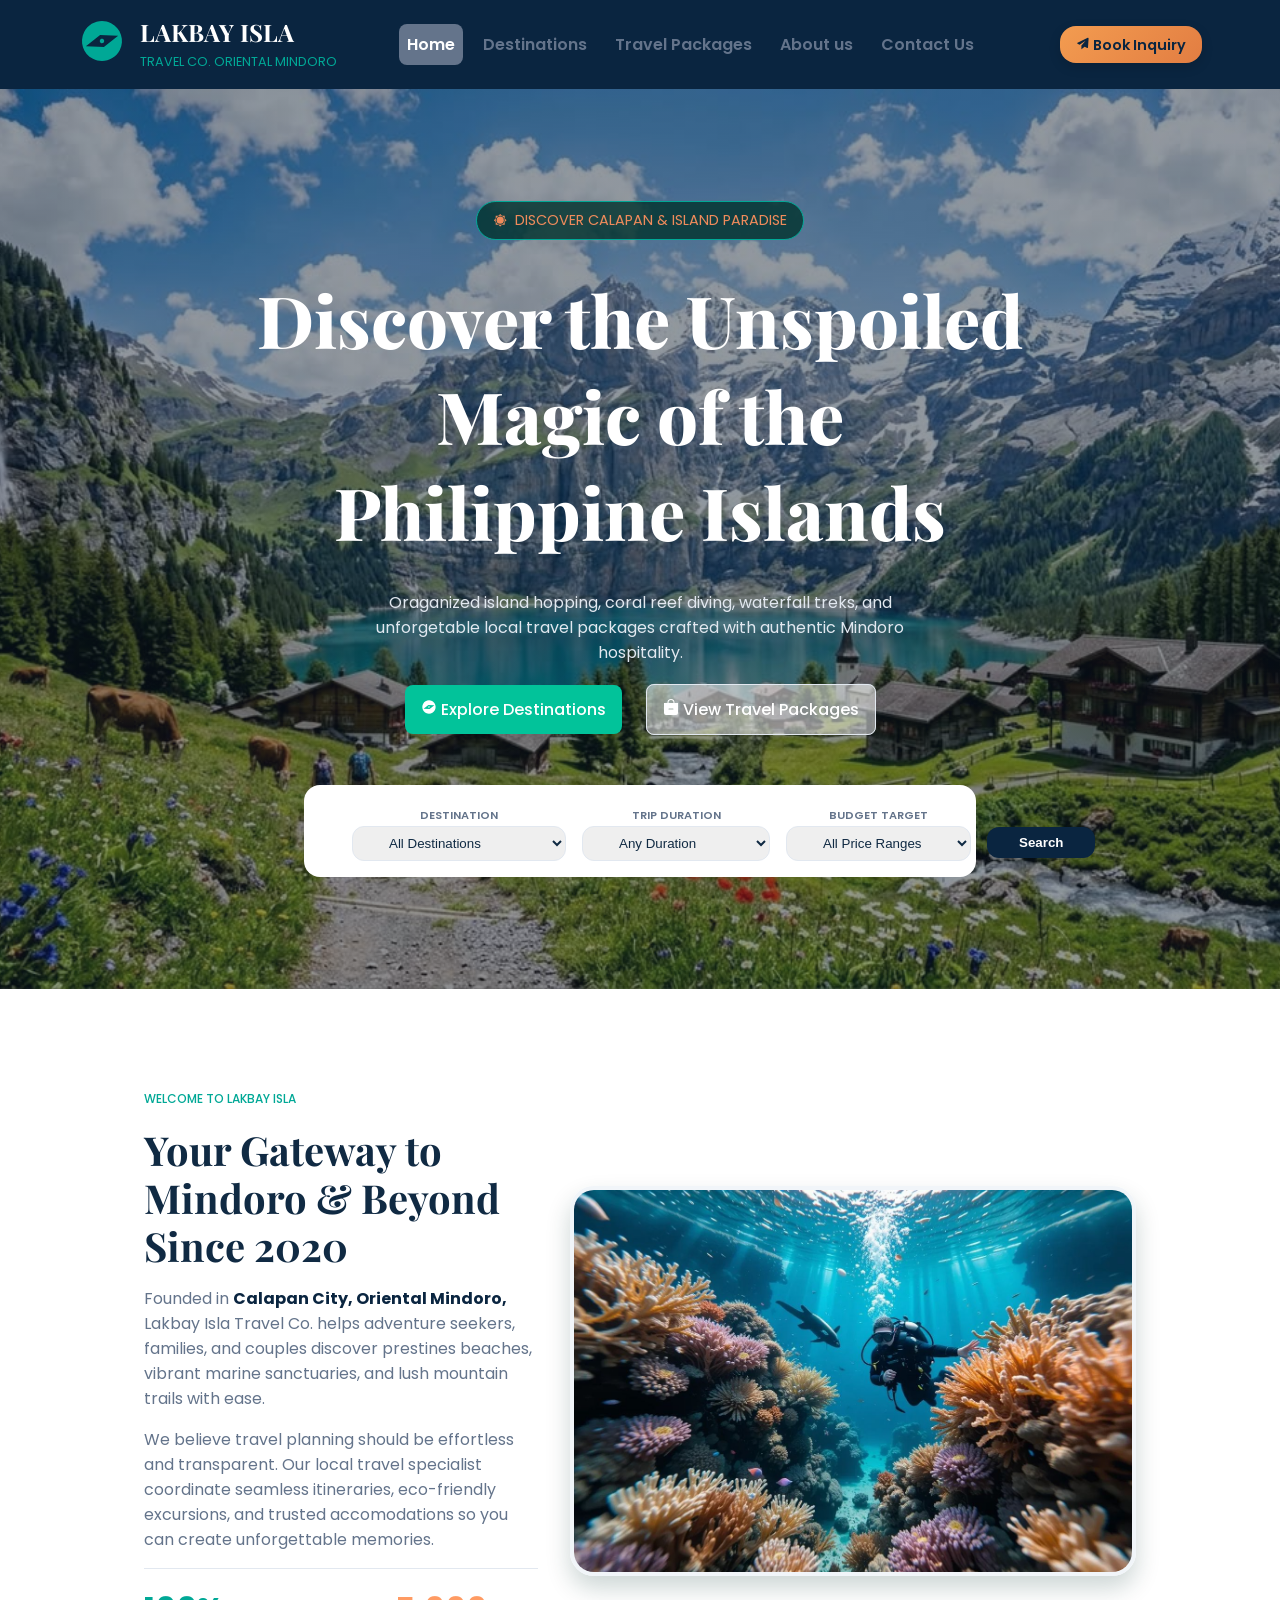
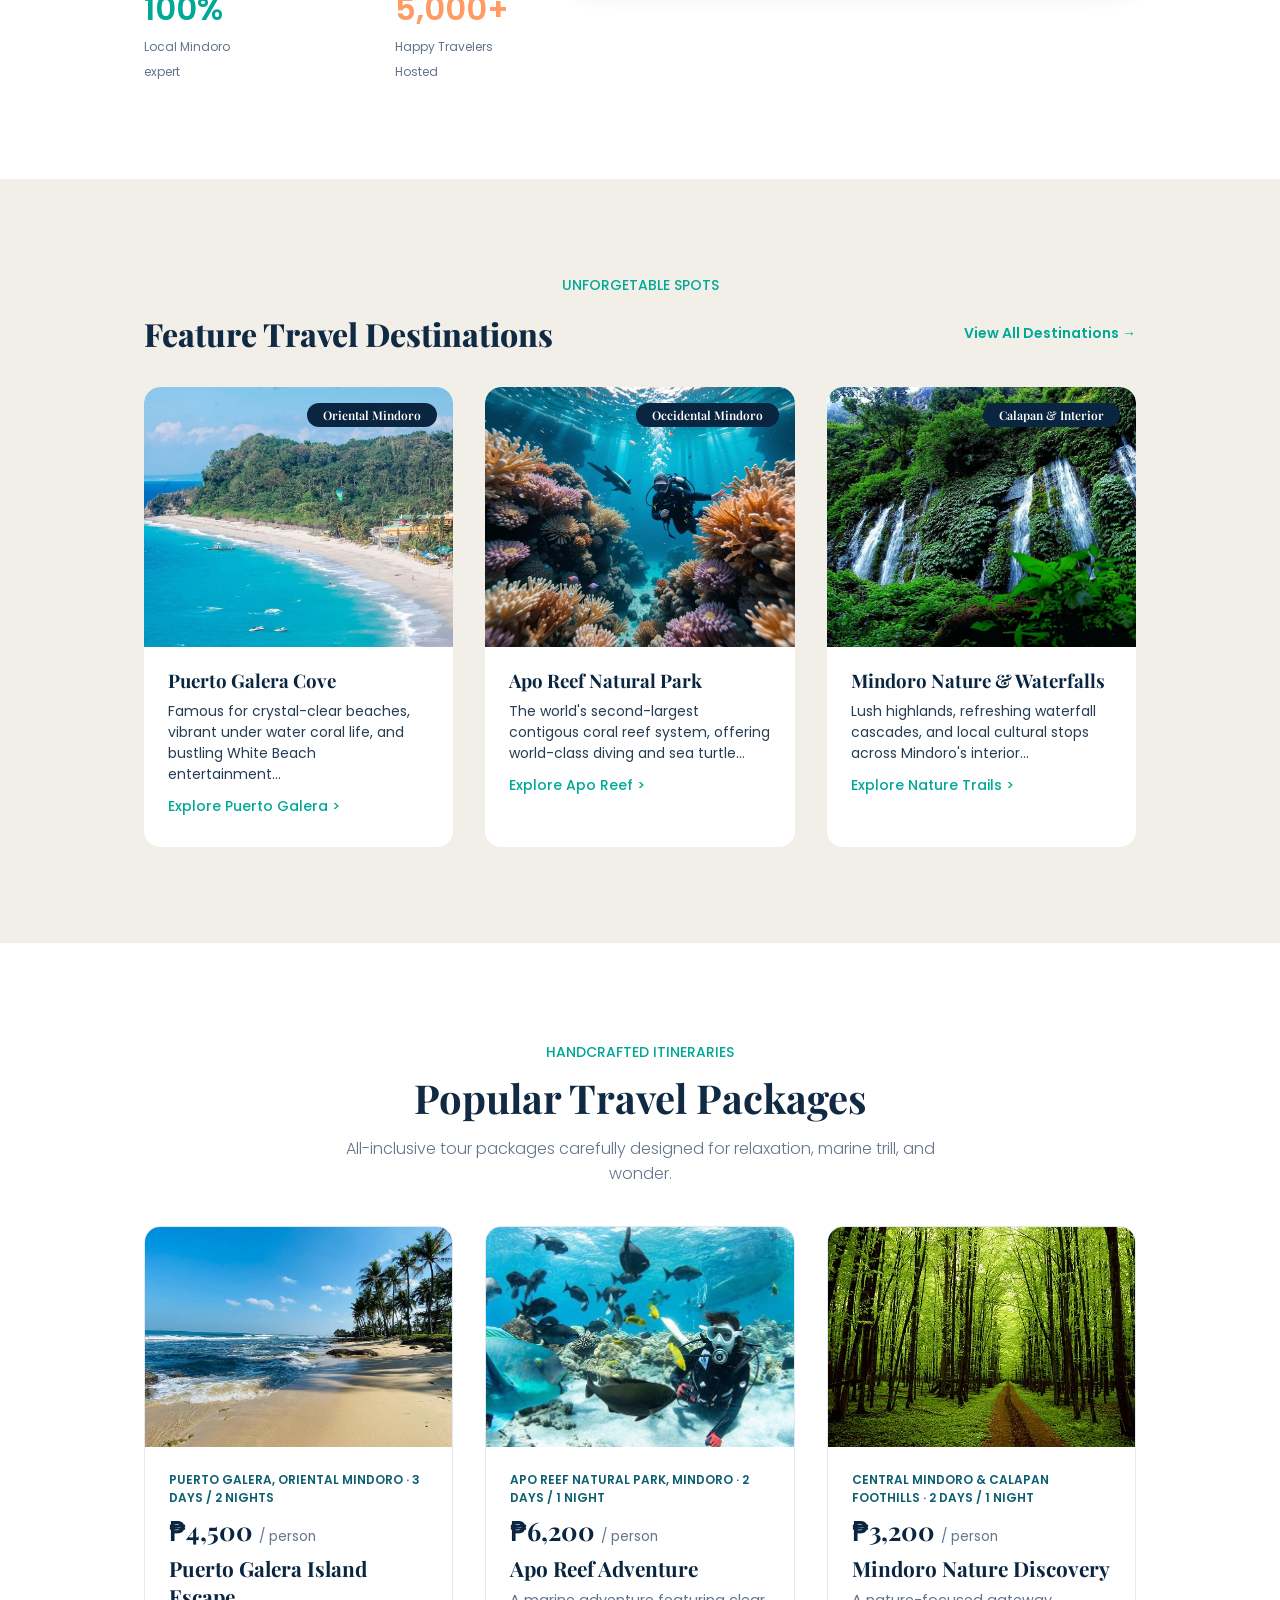
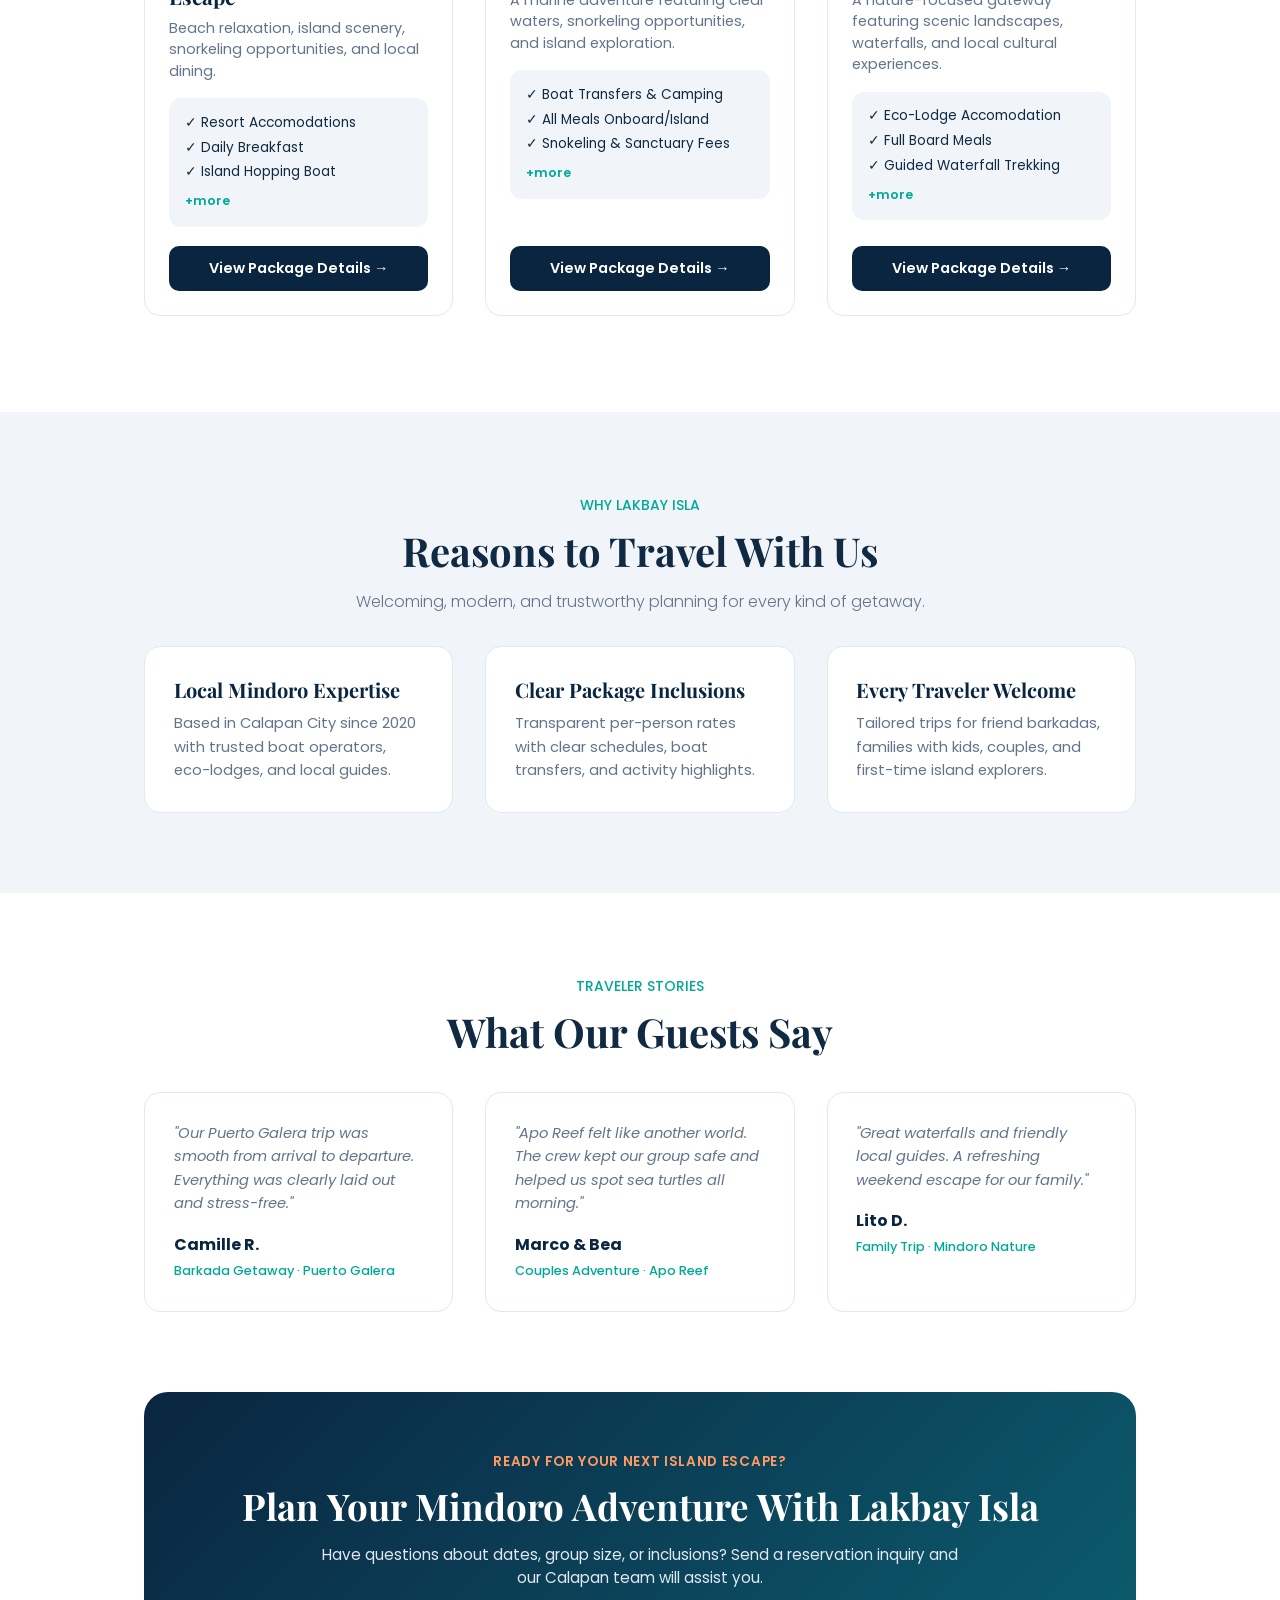
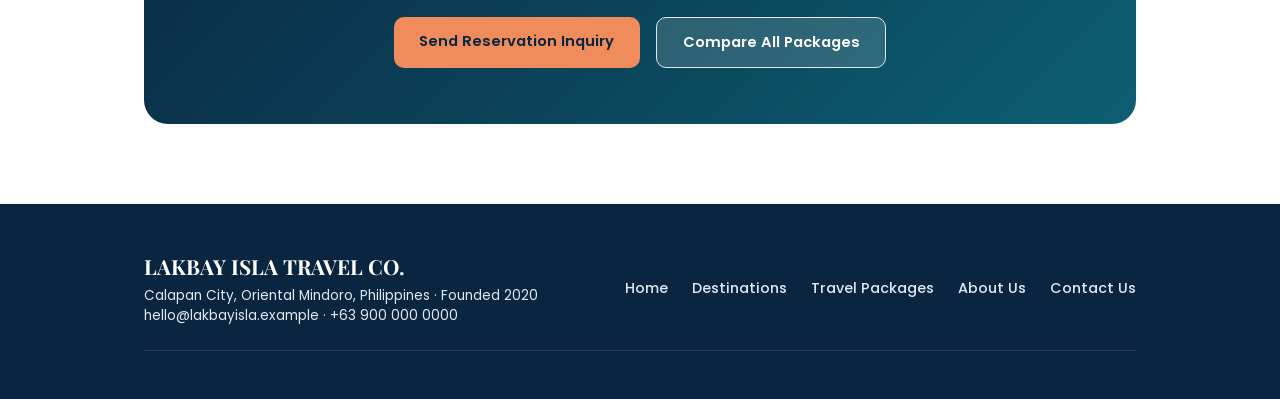
<file: index.html>
<!DOCTYPE html>
<html lang="en">
<head>
    <meta charset="UTF-8">
    <meta name="viewport" content="width=device-width, initial-scale=1.0">
    <link rel="stylesheet" href="../styles/css/destinations.css">
    <link href="https://fonts.googleapis.com/css2?family=Playfair+Display:wght@600;700;800&display=swap" rel="stylesheet">
    <title>Lakbay Isla Travel Co.</title>
</head>
<body>
    <header>
        <div class="navigation">
            <div class="nav-title">
                <a href="index.html">
                    <svg xmlns="http://www.w3.org/2000/svg" width="1em" height="1em" viewBox="0 0 24 24">
                        <path d="M0 0h24v24H0z" fill="none" />
                        <path fill="currentColor" d="M12 10.9c-.61 0-1.1.49-1.1 1.1s.49 1.1 1.1 1.1c.61 0 1.1-.49 1.1-1.1s-.49-1.1-1.1-1.1zM12 2C6.48 2 2 6.48 2 12s4.48 10 10 10s10-4.48 10-10S17.52 2 12 2zm2.19 12.19L6 18l3.81-8.19L18 6l-3.81 8.19z">
                            <animateTransform id="SVGKSLUAcIu" attributeName="transform" attributeType="XML" begin="0;SVGKjj5hd4q.end" dur="1s" from="-90 12 12" to="0 12 12" type="rotate" />
                            <animateTransform id="SVGkFYRWcWj" attributeName="transform" attributeType="XML" begin="SVGKSLUAcIu.end" dur="1s" from="0 12 12" to="-90 12 12" type="rotate" />
                            <animateTransform id="SVGKjj5hd4q" attributeName="transform" attributeType="XML" begin="SVGkFYRWcWj.end" dur="1s" from="-90 12 12" to="270 12 12" type="rotate" />
                        </path>
                    </svg>
                </a>
                <div class="main-title">
                    <h1>LAKBAY ISLA</h1>
                    <span>TRAVEL CO. ORIENTAL MINDORO</span>
                </div>
            </div>

            <nav>
                <ul>
                    <li id="active"><a href="index.html">Home</a></li>
                    <li><a href="destinations.html">Destinations</a></li>
                    <li><a href="packages.html">Travel Packages</a></li>
                    <li><a href="about.html">About us</a></li>
                    <li><a href="contact.html">Contact Us</a></li>
                </ul>
            </nav>

            <div class="inquiry">
                <a href="contact.html">
                    <svg xmlns="http://www.w3.org/2000/svg" width="1em" height="1em" viewBox="0 0 24 24">
                        <path d="M0 0h24v24H0z" fill="none" />
                        <path fill="currentColor" d="M20.56 3.17c-.29-.2-.67-.23-.99-.08l-17 8.01c-.36.17-.58.53-.57.92c0 .39.24.75.6.9l3.36 1.47L16 8l-7 8v6l5.46-3.9l4.14 1.81c.13.06.26.08.4.08c.18 0 .36-.05.52-.15a.99.99 0 0 0 .48-.79l1-15c.02-.35-.14-.69-.43-.89Z" />
                    </svg>
                    Book Inquiry
                </a>
            </div>
        </div>
    </header>

    <main>
        <section class="hero-section">
            <div class="discover">
                <svg xmlns="http://www.w3.org/2000/svg" width="1em" height="1em" viewBox="0 0 16 16">
                    <path d="M0 0h16v16H0z" fill="none" />
                    <g fill="currentColor">
                        <path d="M8 4a4 4 0 1 1 0 8a4 4 0 0 1 0-8" />
                        <path d="M10 3h3v3l2 2l-2 2v3h-3l-2 2l-2-2H3v-3L1 8l2-2V3h3l2-2zM8 3a5 5 0 1 0 0 10A5 5 0 0 0 8 3" />
                    </g>
                </svg> <span>DISCOVER CALAPAN &amp; ISLAND PARADISE</span>
            </div>

            <h1>Discover the Unspoiled Magic of the <br> Philippine Islands</h1>
            <p>Oraganized island hopping, coral reef diving, waterfall treks, and <br> unforgetable local travel packages crafted with authentic Mindoro <br> hospitality.</p>

            <div class="explore-travel">
                <div class="explore">
                    <a href="destinations.html">
                        <svg xmlns="http://www.w3.org/2000/svg" width="1em" height="1em" viewBox="0 0 24 24">
                            <path d="M0 0h24v24H0z" fill="none" />
                            <path fill="currentColor" d="M12 10.9c-.61 0-1.1.49-1.1 1.1s.49 1.1 1.1 1.1c.61 0 1.1-.49 1.1-1.1s-.49-1.1-1.1-1.1zM12 2C6.48 2 2 6.48 2 12s4.48 10 10 10s10-4.48 10-10S17.52 2 12 2zm2.19 12.19L6 18l3.81-8.19L18 6l-3.81 8.19z">
                                <animateTransform id="SVGKSLUAcIu" attributeName="transform" attributeType="XML" begin="0;SVGKjj5hd4q.end" dur="1s" from="-90 12 12" to="0 12 12" type="rotate" />
                                <animateTransform id="SVGkFYRWcWj" attributeName="transform" attributeType="XML" begin="SVGKSLUAcIu.end" dur="1s" from="0 12 12" to="-90 12 12" type="rotate" />
                                <animateTransform id="SVGKjj5hd4q" attributeName="transform" attributeType="XML" begin="SVGkFYRWcWj.end" dur="1s" from="-90 12 12" to="270 12 12" type="rotate" />
                            </path>
                        </svg>
                        Explore Destinations
                    </a>
                </div>

                <div class="travel">
                    <a href="packages.html">
                        <svg xmlns="http://www.w3.org/2000/svg" width="1em" height="1em" viewBox="0 0 16 16">
                            <path d="M0 0h16v16H0z" fill="none" />
                            <path fill="currentColor" fill-rule="evenodd" d="M10.5 3.5a2.5 2.5 0 0 0-5 0V4h5zm1 0V4H15v10a2 2 0 0 1-2 2H3a2 2 0 0 1-2-2V4h3.5v-.5a3.5 3.5 0 1 1 7 0M6 9.5a.5.5 0 0 0 0 1h4a.5.5 0 0 0 0-1z" />
                        </svg>
                        View Travel Packages
                    </a>
                </div>
            </div>

            <form action="packages.html" method="get">
                <div class="destination">
                    <label for="destination">DESTINATION</label><br>
                    <select name="Destinations" id="destination">
                        <option value="">All Destinations</option>
                        <option value="puerto-galera">Puerto Galera</option>
                        <option value="apo-reef">Apo Reef Sanctuary</option>
                        <option value="mindoro-nature">Mindoro Nature Trails</option>
                    </select>
                </div>

                <div class="duration">
                    <label for="trip-duration">TRIP DURATION</label><br>
                    <select name="Trip" id="trip-duration">
                        <option value="">Any Duration</option>
                        <option value="1-day">1 Day Eco Tour</option>
                        <option value="2d1n">2 Days / 1 Night</option>
                        <option value="3d2n">3 Days / 2 Nights</option>
                    </select>
                </div>

                <div class="budget">
                    <label for="budget">BUDGET TARGET</label><br>
                    <select name="budget" id="budget">
                        <option value="">All Price Ranges</option>
                        <option value="under-3500">Under &#8369;3,500</option>
                        <option value="3500-5000">&#8369;3,500 - &#8369;5,000</option>
                        <option value="5000-plus">&#8369;5,000+</option>
                    </select>
                </div>

                <button type="submit">Search</button>
            </form>
        </section>

        <section class="about-lakbayisla">
            <div class="information">
                <div class="main-info">
                    <span>WELCOME TO LAKBAY ISLA</span>
                    <h2>Your Gateway to Mindoro &amp; Beyond Since 2020</h2>
                    <p>Founded in <strong>Calapan City, Oriental Mindoro,</strong> Lakbay Isla Travel Co. helps adventure seekers, families, and couples discover prestines beaches, vibrant marine sanctuaries, and lush mountain trails with ease.</p>
                    <p>We believe travel planning should be effortless and transparent. Our local travel specialist coordinate seamless itineraries, eco-friendly excursions, and trusted accomodations so you can create unforgettable memories.</p>
                </div>
                <div class="hosted-expert">
                    <div class="expert">
                        <p>100%</p>
                        <span>Local Mindoro expert</span>
                    </div>

                    <div class="hosted">
                        <p>5,000+</p>
                        <span>Happy Travelers Hosted</span>
                    </div>
                </div>
            </div>

            <div class="top-agency">
                <img src="assets/images/lakbay-isla-img/Apo Reef Natural Park.jpg" alt="Apo Reef Natural Park">
            </div>
        </section>

        <section class="travel-destination">
            <div class="section-title">
                <span>UNFORGETABLE SPOTS</span>
            </div>

            <div class="section-maintitle">
                <h2>Feature Travel Destinations</h2>
                <a href="destinations.html">View All Destinations &rarr;</a>
            </div>

            <div class="travel-content">
                <div class="oriental-mindoro">
                    <div class="content-img">
                        <img src="assets/images/lakbay-isla-img/Puerto Galera Cove.jpg" alt="Puerto Galera Cove">
                    </div>

                    <div class="content-details">
                        <h3>Puerto Galera Cove</h3>
                        <p>Famous for crystal-clear beaches, vibrant under water coral life, and bustling White Beach entertainment...</p>
                        <a href="destinations.html">Explore Puerto Galera &gt;</a>
                    </div>
                </div>

                <div class="occidental-mindoro">
                    <div class="content-img">
                        <img src="assets/images/lakbay-isla-img/Apo Reef Natural Park.jpg" alt="Apo Reef Natural Park">
                    </div>

                    <div class="content-details">
                        <h3>Apo Reef Natural Park</h3>
                        <p>The world's second-largest contigous coral reef system, offering world-class diving and sea turtle...</p>
                        <a href="destinations.html">Explore Apo Reef &gt;</a>
                    </div>
                </div>

                <div class="mindoro-nature">
                    <div class="content-img">
                        <img src="assets/images/lakbay-isla-img/Mindoro Nature & Waterfalls.jpg" alt="Mindoro Nature & Waterfalls">
                    </div>

                    <div class="content-details">
                        <h3>Mindoro Nature &amp; Waterfalls</h3>
                        <p>Lush highlands, refreshing waterfall cascades, and local cultural stops across Mindoro's interior...</p>
                        <a href="destinations.html">Explore Nature Trails &gt;</a>
                    </div>
                </div>
            </div>
        </section>

        <section class="handcrafted-intineraries">
            <div class="section-title">
                <span>HANDCRAFTED ITINERARIES</span>
                <h2>Popular Travel Packages</h2>
                <p>All-inclusive tour packages carefully designed for relaxation, marine trill, and <br> wonder.</p>
            </div>

            <div class="popular-travels">
                <!-- PUERTO GALERA, ORIENTAL MINDORO -->
                <div class="popular-card">
                    <div class="card-img">
                        <img src="assets/images/lakbay-isla-img/Puerto Galera Island Escape.jpg" alt="Puerto Galera Island Escape">
                    </div>

                    <div class="card-details">
                        <span>PUERTO GALERA, ORIENTAL MINDORO &middot; 3 DAYS / 2 NIGHTS</span>
                        <div class="card-price">&#8369;4,500 <span>/ person</span></div>
                        <h3>Puerto Galera Island Escape</h3>
                        <p>Beach relaxation, island scenery, snorkeling opportunities, and local dining.</p>

                        <div class="card-info">
                            <p>&check; Resort Accomodations</p>
                            <p>&check; Daily Breakfast</p>
                            <p>&check; Island Hopping Boat</p>
                            <span>+more</span>
                        </div>

                        <div class="card-btn">
                            <a href="package-details.html">View Package Details &rarr;</a>
                        </div>
                    </div>
                </div>

                <!-- APO REEF NATURAL PARK, MINDORO -->
                <div class="popular-card">
                    <div class="card-img">
                        <img src="assets/images/lakbay-isla-img/Apo Reef Adventure.jpg" alt="Apo Reef Adventure">
                    </div>

                    <div class="card-details">
                        <span>APO REEF NATURAL PARK, MINDORO &middot; 2 DAYS / 1 NIGHT</span>
                        <div class="card-price">&#8369;6,200 <span>/ person</span></div>
                        <h3>Apo Reef Adventure</h3>
                        <p>A marine adventure featuring clear waters, snorkeling opportunities, and island exploration.</p>

                        <div class="card-info">
                            <p>&check; Boat Transfers &amp; Camping</p>
                            <p>&check; All Meals Onboard/Island</p>
                            <p>&check; Snokeling &amp; Sanctuary Fees</p>
                            <span>+more</span>
                        </div>

                        <div class="card-btn">
                            <a href="package-details.html">View Package Details &rarr;</a>
                        </div>
                    </div>
                </div>

                <!-- MINDORO NATURE DISCOVERY -->
                <div class="popular-card">
                    <div class="card-img">
                        <img src="assets/images/lakbay-isla-img/Mindoro Nature Discovery.jpg" alt="Mindoro Nature Discovery">
                    </div>

                    <div class="card-details">
                        <span>CENTRAL MINDORO &amp; CALAPAN FOOTHILLS &middot; 2 DAYS / 1 NIGHT</span>
                        <div class="card-price">&#8369;3,200 <span>/ person</span></div>
                        <h3>Mindoro Nature Discovery</h3>
                        <p>A nature-focused gateway featuring scenic landscapes, waterfalls, and local cultural experiences.</p>

                        <div class="card-info">
                            <p>&check; Eco-Lodge Accomodation</p>
                            <p>&check; Full Board Meals</p>
                            <p>&check; Guided Waterfall Trekking</p>
                            <span>+more</span>
                        </div>

                        <div class="card-btn">
                            <a href="package-details.html">View Package Details &rarr;</a>
                        </div>
                    </div>
                </div>
            </div>
        </section>

        <!-- WHY TRAVEL WITH US -->
        <section class="why-travel">
            <div class="section-title">
                <span>WHY LAKBAY ISLA</span>
                <h2>Reasons to Travel With Us</h2>
                <p>Welcoming, modern, and trustworthy planning for every kind of getaway.</p>
            </div>

            <div class="reasons-grid">
                <div class="reason-card">
                    <h3>Local Mindoro Expertise</h3>
                    <p>Based in Calapan City since 2020 with trusted boat operators, eco-lodges, and local guides.</p>
                </div>
                <div class="reason-card">
                    <h3>Clear Package Inclusions</h3>
                    <p>Transparent per-person rates with clear schedules, boat transfers, and activity highlights.</p>
                </div>
                <div class="reason-card">
                    <h3>Every Traveler Welcome</h3>
                    <p>Tailored trips for friend barkadas, families with kids, couples, and first-time island explorers.</p>
                </div>
            </div>
        </section>

        <!-- CUSTOMER TESTIMONIALS -->
        <section class="testimonials-section">
            <div class="section-title">
                <span>TRAVELER STORIES</span>
                <h2>What Our Guests Say</h2>
            </div>

            <div class="testimonials-grid">
                <div class="testimonial-card">
                    <p>"Our Puerto Galera trip was smooth from arrival to departure. Everything was clearly laid out and stress-free."</p>
                    <h4>Camille R.</h4>
                    <span>Barkada Getaway &middot; Puerto Galera</span>
                </div>
                <div class="testimonial-card">
                    <p>"Apo Reef felt like another world. The crew kept our group safe and helped us spot sea turtles all morning."</p>
                    <h4>Marco &amp; Bea</h4>
                    <span>Couples Adventure &middot; Apo Reef</span>
                </div>
                <div class="testimonial-card">
                    <p>"Great waterfalls and friendly local guides. A refreshing weekend escape for our family."</p>
                    <h4>Lito D.</h4>
                    <span>Family Trip &middot; Mindoro Nature</span>
                </div>
            </div>
        </section>

        <!-- FINAL RESERVATION INQUIRY CTA -->
        <section class="cta-banner">
            <div class="cta-box">
                <span>READY FOR YOUR NEXT ISLAND ESCAPE?</span>
                <h2>Plan Your Mindoro Adventure With Lakbay Isla</h2>
                <p>Have questions about dates, group size, or inclusions? Send a reservation inquiry and our Calapan team will assist you.</p>
                <div class="cta-actions">
                    <a href="contact.html" class="cta-primary">Send Reservation Inquiry</a>
                    <a href="packages.html" class="cta-secondary">Compare All Packages</a>
                </div>
            </div>
        </section>
    </main>

    <footer>
        <div class="footer-content">
            <div class="footer-brand">
                <h3>LAKBAY ISLA TRAVEL CO.</h3>
                <p>Calapan City, Oriental Mindoro, Philippines &middot; Founded 2020</p>
                <p>hello@lakbayisla.example &middot; +63 900 000 0000</p>
            </div>
            <div class="footer-links">
                <a href="index.html">Home</a>
                <a href="destinations.html">Destinations</a>
                <a href="packages.html">Travel Packages</a>
                <a href="about.html">About Us</a>
                <a href="contact.html">Contact Us</a>
            </div>
        </div>
    </footer>
</body>
</html>
</file>
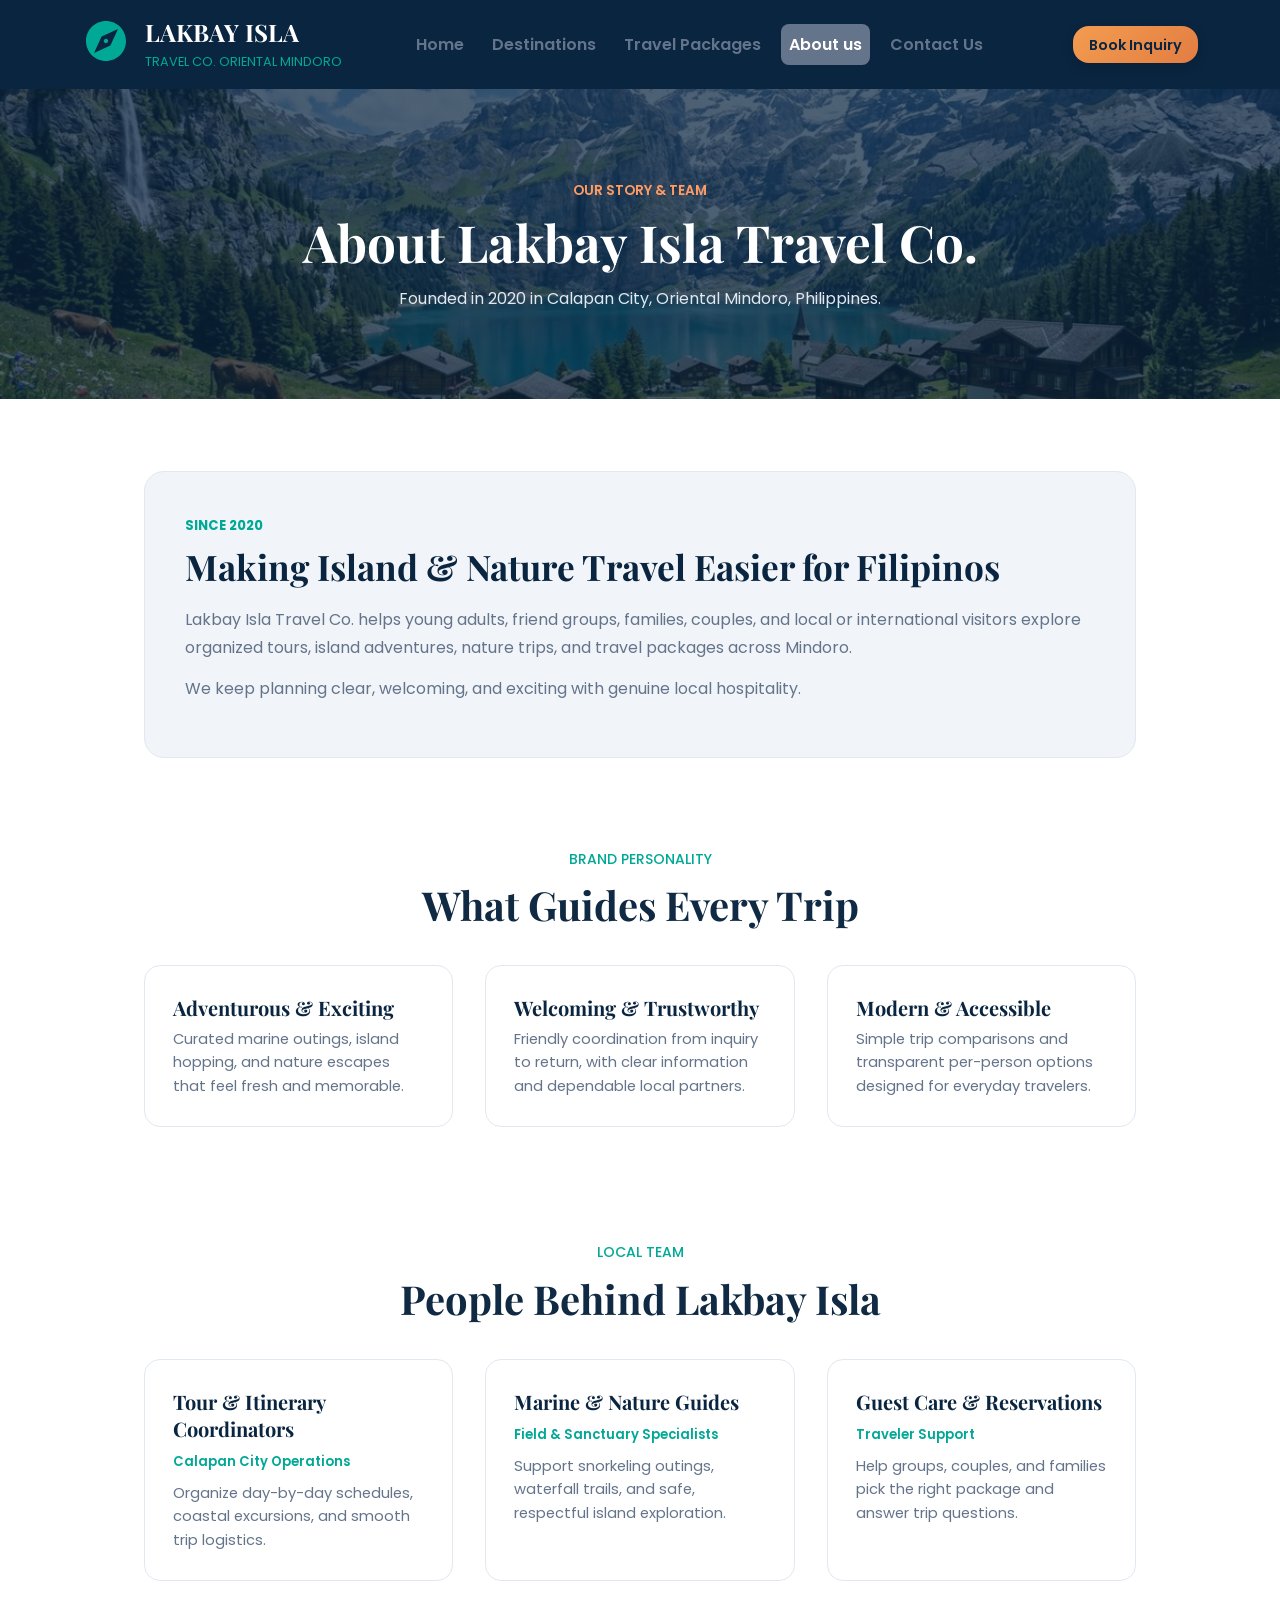
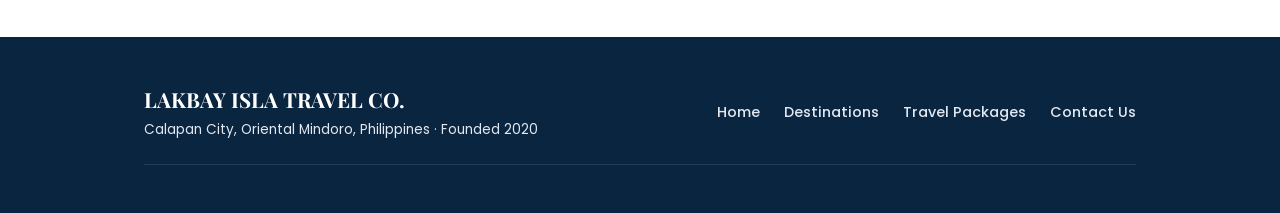
<file: about.html>
<!DOCTYPE html>
<html lang="en">
<head>
    <meta charset="UTF-8">
    <meta name="viewport" content="width=device-width, initial-scale=1.0">
    <link rel="stylesheet" href="styles/css/about.css">
    <link href="https://fonts.googleapis.com/css2?family=Playfair+Display:wght@600;700;800&display=swap" rel="stylesheet">
    <title>About Us - Lakbay Isla Travel Co.</title>
</head>
<body>
    <header>
        <div class="navigation">
            <div class="nav-title">
                <a href="index.html">
                    <svg xmlns="http://www.w3.org/2000/svg" width="1em" height="1em" viewBox="0 0 24 24">
                        <path d="M0 0h24v24H0z" fill="none" />
                        <path fill="currentColor" d="M12 10.9c-.61 0-1.1.49-1.1 1.1s.49 1.1 1.1 1.1c.61 0 1.1-.49 1.1-1.1s-.49-1.1-1.1-1.1zM12 2C6.48 2 2 6.48 2 12s4.48 10 10 10s10-4.48 10-10S17.52 2 12 2zm2.19 12.19L6 18l3.81-8.19L18 6l-3.81 8.19z" />
                    </svg>
                </a>
                <div class="main-title">
                    <h1>LAKBAY ISLA</h1>
                    <span>TRAVEL CO. ORIENTAL MINDORO</span>
                </div>
            </div>

            <nav>
                <ul>
                    <li><a href="index.html">Home</a></li>
                    <li><a href="destinations.html">Destinations</a></li>
                    <li><a href="packages.html">Travel Packages</a></li>
                    <li id="active"><a href="about.html">About us</a></li>
                    <li><a href="contact.html">Contact Us</a></li>
                </ul>
            </nav>

            <div class="inquiry">
                <a href="contact.html">Book Inquiry</a>
            </div>
        </div>
    </header>

    <main>
        <section class="page-banner">
            <span>OUR STORY &amp; TEAM</span>
            <h1>About Lakbay Isla Travel Co.</h1>
            <p>Founded in 2020 in Calapan City, Oriental Mindoro, Philippines.</p>
        </section>

        <section class="story-section">
            <div class="story-card">
                <span>SINCE 2020</span>
                <h2>Making Island &amp; Nature Travel Easier for Filipinos</h2>
                <p>Lakbay Isla Travel Co. helps young adults, friend groups, families, couples, and local or international visitors explore organized tours, island adventures, nature trips, and travel packages across Mindoro.</p>
                <p>We keep planning clear, welcoming, and exciting with genuine local hospitality.</p>
            </div>
        </section>

        <section class="values-section">
            <div class="section-title">
                <span>BRAND PERSONALITY</span>
                <h2>What Guides Every Trip</h2>
            </div>

            <div class="values-grid">
                <div class="value-box">
                    <h3>Adventurous &amp; Exciting</h3>
                    <p>Curated marine outings, island hopping, and nature escapes that feel fresh and memorable.</p>
                </div>
                <div class="value-box">
                    <h3>Welcoming &amp; Trustworthy</h3>
                    <p>Friendly coordination from inquiry to return, with clear information and dependable local partners.</p>
                </div>
                <div class="value-box">
                    <h3>Modern &amp; Accessible</h3>
                    <p>Simple trip comparisons and transparent per-person options designed for everyday travelers.</p>
                </div>
            </div>
        </section>

        <section class="team-section">
            <div class="section-title">
                <span>LOCAL TEAM</span>
                <h2>People Behind Lakbay Isla</h2>
            </div>

            <div class="team-grid">
                <div class="team-card">
                    <h3>Tour &amp; Itinerary Coordinators</h3>
                    <span>Calapan City Operations</span>
                    <p>Organize day-by-day schedules, coastal excursions, and smooth trip logistics.</p>
                </div>
                <div class="team-card">
                    <h3>Marine &amp; Nature Guides</h3>
                    <span>Field &amp; Sanctuary Specialists</span>
                    <p>Support snorkeling outings, waterfall trails, and safe, respectful island exploration.</p>
                </div>
                <div class="team-card">
                    <h3>Guest Care &amp; Reservations</h3>
                    <span>Traveler Support</span>
                    <p>Help groups, couples, and families pick the right package and answer trip questions.</p>
                </div>
            </div>
        </section>
    </main>

    <footer>
        <div class="footer-content">
            <div class="footer-brand">
                <h3>LAKBAY ISLA TRAVEL CO.</h3>
                <p>Calapan City, Oriental Mindoro, Philippines &middot; Founded 2020</p>
            </div>
            <div class="footer-links">
                <a href="index.html">Home</a>
                <a href="destinations.html">Destinations</a>
                <a href="packages.html">Travel Packages</a>
                <a href="contact.html">Contact Us</a>
            </div>
        </div>
    </footer>
</body>
</html>
</file>
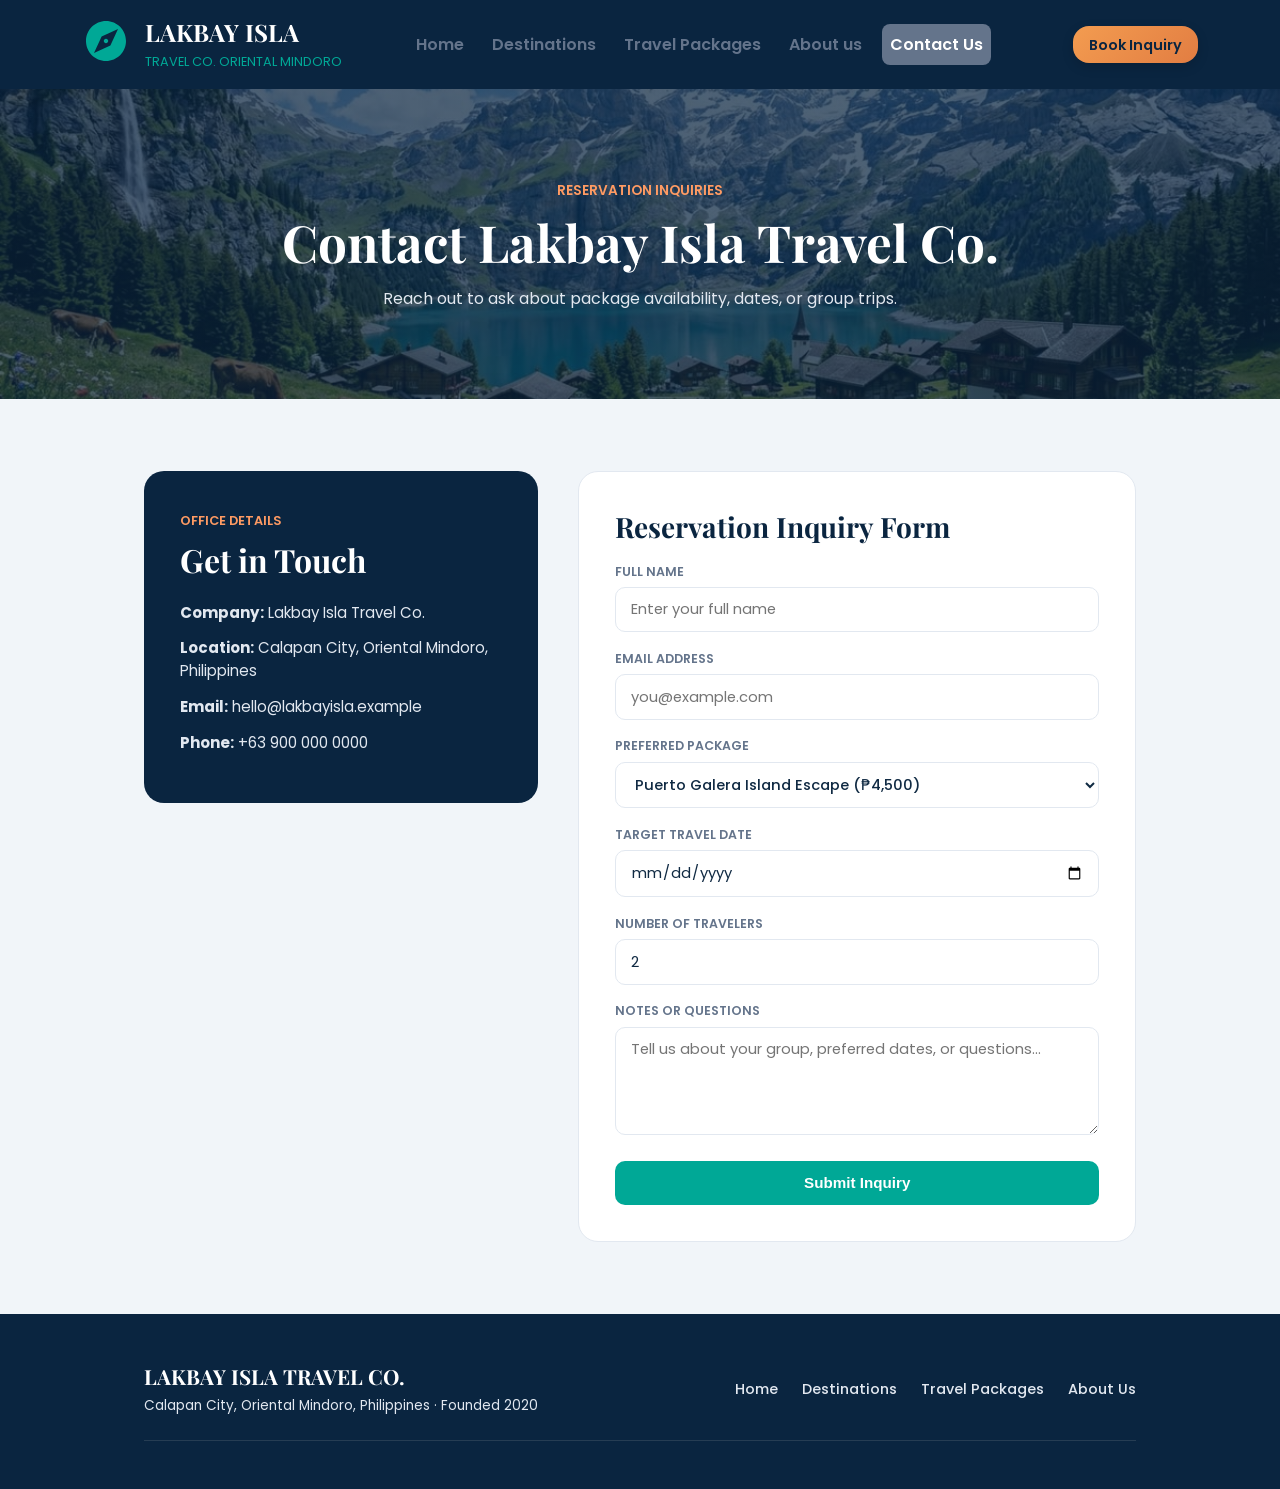
<file: contact.html>
<!DOCTYPE html>
<html lang="en">
<head>
    <meta charset="UTF-8">
    <meta name="viewport" content="width=device-width, initial-scale=1.0">
    <link rel="stylesheet" href="styles/css/contact.css">
    <link href="https://fonts.googleapis.com/css2?family=Playfair+Display:wght@600;700;800&display=swap" rel="stylesheet">
    <title>Contact Us - Lakbay Isla Travel Co.</title>
</head>
<body>
    <header>
        <div class="navigation">
            <div class="nav-title">
                <a href="index.html">
                    <svg xmlns="http://www.w3.org/2000/svg" width="1em" height="1em" viewBox="0 0 24 24">
                        <path d="M0 0h24v24H0z" fill="none" />
                        <path fill="currentColor" d="M12 10.9c-.61 0-1.1.49-1.1 1.1s.49 1.1 1.1 1.1c.61 0 1.1-.49 1.1-1.1s-.49-1.1-1.1-1.1zM12 2C6.48 2 2 6.48 2 12s4.48 10 10 10s10-4.48 10-10S17.52 2 12 2zm2.19 12.19L6 18l3.81-8.19L18 6l-3.81 8.19z" />
                    </svg>
                </a>
                <div class="main-title">
                    <h1>LAKBAY ISLA</h1>
                    <span>TRAVEL CO. ORIENTAL MINDORO</span>
                </div>
            </div>

            <nav>
                <ul>
                    <li><a href="index.html">Home</a></li>
                    <li><a href="destinations.html">Destinations</a></li>
                    <li><a href="packages.html">Travel Packages</a></li>
                    <li><a href="about.html">About us</a></li>
                    <li id="active"><a href="contact.html">Contact Us</a></li>
                </ul>
            </nav>

            <div class="inquiry">
                <a href="contact.html">Book Inquiry</a>
            </div>
        </div>
    </header>

    <main>
        <section class="page-banner">
            <span>RESERVATION INQUIRIES</span>
            <h1>Contact Lakbay Isla Travel Co.</h1>
            <p>Reach out to ask about package availability, dates, or group trips.</p>
        </section>

        <section class="contact-layout">
            <div class="contact-info-card">
                <span>OFFICE DETAILS</span>
                <h2>Get in Touch</h2>
                <p><strong>Company:</strong> Lakbay Isla Travel Co.</p>
                <p><strong>Location:</strong> Calapan City, Oriental Mindoro, Philippines</p>
                <p><strong>Email:</strong> hello@lakbayisla.example</p>
                <p><strong>Phone:</strong> +63 900 000 0000</p>
            </div>

            <form class="inquiry-form" action="#" method="post">
                <h2>Reservation Inquiry Form</h2>

                <div class="field-group">
                    <label for="full-name">FULL NAME</label>
                    <input type="text" id="full-name" name="full_name" placeholder="Enter your full name" required>
                </div>

                <div class="field-group">
                    <label for="email-addr">EMAIL ADDRESS</label>
                    <input type="email" id="email-addr" name="email" placeholder="you@example.com" required>
                </div>

                <div class="field-group">
                    <label for="package-choice">PREFERRED PACKAGE</label>
                    <select id="package-choice" name="package">
                        <option value="puerto-galera">Puerto Galera Island Escape (&#8369;4,500)</option>
                        <option value="apo-reef">Apo Reef Adventure (&#8369;6,200)</option>
                        <option value="mindoro-nature">Mindoro Nature Discovery (&#8369;3,200)</option>
                    </select>
                </div>

                <div class="field-group">
                    <label for="travel-date">TARGET TRAVEL DATE</label>
                    <input type="date" id="travel-date" name="travel_date">
                </div>

                <div class="field-group">
                    <label for="guests">NUMBER OF TRAVELERS</label>
                    <input type="number" id="guests" name="guests" min="1" value="2">
                </div>

                <div class="field-group">
                    <label for="message">NOTES OR QUESTIONS</label>
                    <textarea id="message" name="message" rows="4" placeholder="Tell us about your group, preferred dates, or questions..."></textarea>
                </div>

                <button type="submit" class="submit-inquiry-btn">Submit Inquiry</button>
            </form>
        </section>
    </main>

    <footer>
        <div class="footer-content">
            <div class="footer-brand">
                <h3>LAKBAY ISLA TRAVEL CO.</h3>
                <p>Calapan City, Oriental Mindoro, Philippines &middot; Founded 2020</p>
            </div>
            <div class="footer-links">
                <a href="index.html">Home</a>
                <a href="destinations.html">Destinations</a>
                <a href="packages.html">Travel Packages</a>
                <a href="about.html">About Us</a>
            </div>
        </div>
    </footer>
</body>
</html>
</file>
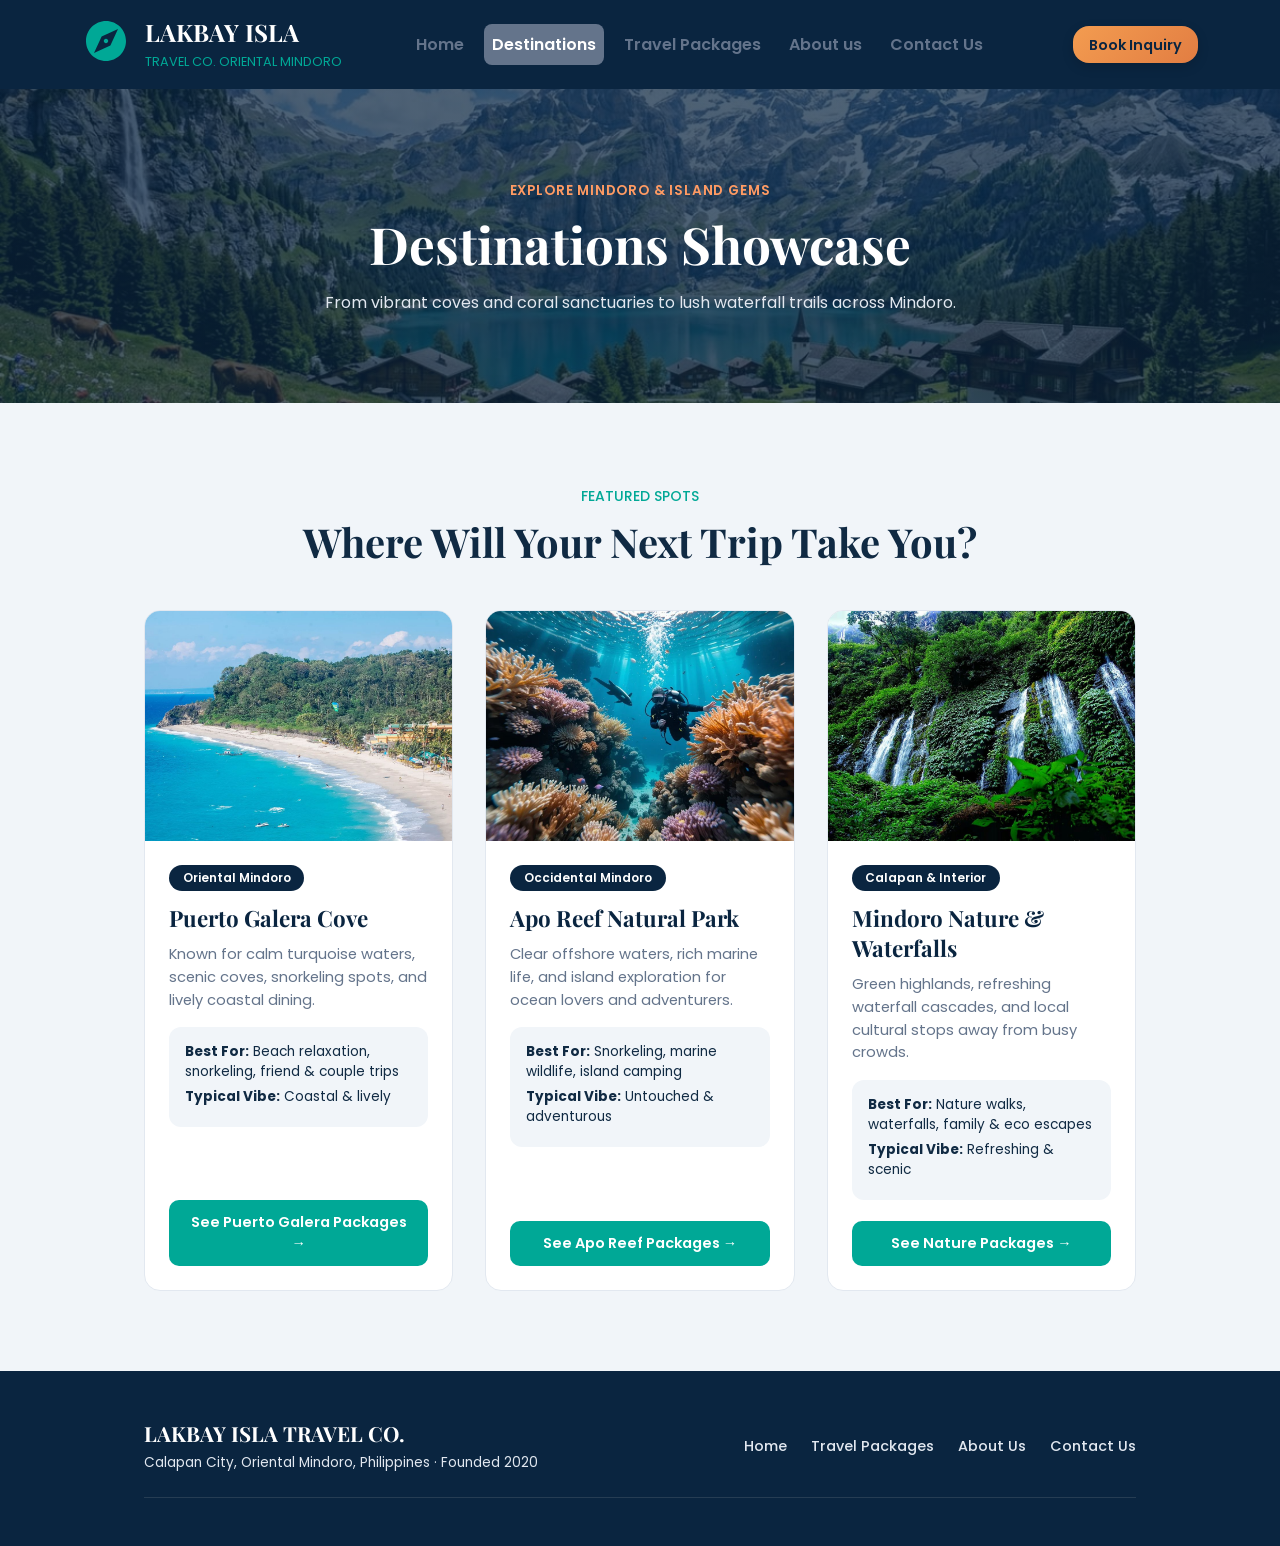
<file: destinations.html>
<!DOCTYPE html>
<html lang="en">
<head>
    <meta charset="UTF-8">
    <meta name="viewport" content="width=device-width, initial-scale=1.0">
    <link rel="stylesheet" href="styles/css/destinations.css">
    <link href="https://fonts.googleapis.com/css2?family=Playfair+Display:wght@600;700;800&display=swap" rel="stylesheet">
    <title>Destinations - Lakbay Isla Travel Co.</title>
</head>
<body>
    <header>
        <div class="navigation">
            <div class="nav-title">
                <a href="index.html">
                    <svg xmlns="http://www.w3.org/2000/svg" width="1em" height="1em" viewBox="0 0 24 24">
                        <path d="M0 0h24v24H0z" fill="none" />
                        <path fill="currentColor" d="M12 10.9c-.61 0-1.1.49-1.1 1.1s.49 1.1 1.1 1.1c.61 0 1.1-.49 1.1-1.1s-.49-1.1-1.1-1.1zM12 2C6.48 2 2 6.48 2 12s4.48 10 10 10s10-4.48 10-10S17.52 2 12 2zm2.19 12.19L6 18l3.81-8.19L18 6l-3.81 8.19z" />
                    </svg>
                </a>
                <div class="main-title">
                    <h1>LAKBAY ISLA</h1>
                    <span>TRAVEL CO. ORIENTAL MINDORO</span>
                </div>
            </div>

            <nav>
                <ul>
                    <li><a href="index.html">Home</a></li>
                    <li id="active"><a href="destinations.html">Destinations</a></li>
                    <li><a href="packages.html">Travel Packages</a></li>
                    <li><a href="about.html">About us</a></li>
                    <li><a href="contact.html">Contact Us</a></li>
                </ul>
            </nav>

            <div class="inquiry">
                <a href="contact.html">Book Inquiry</a>
            </div>
        </div>
    </header>

    <main>
        <section class="page-banner">
            <span>EXPLORE MINDORO &amp; ISLAND GEMS</span>
            <h1>Destinations Showcase</h1>
            <p>From vibrant coves and coral sanctuaries to lush waterfall trails across Mindoro.</p>
        </section>

        <section class="destinations-catalog">
            <div class="section-title">
                <span>FEATURED SPOTS</span>
                <h2>Where Will Your Next Trip Take You?</h2>
            </div>

            <div class="dest-grid">
                <article class="dest-card">
                    <img src="assets/images/lakbay-isla-img/Puerto Galera Cove.jpg" alt="Puerto Galera Cove">
                    <div class="dest-body">
                        <span class="dest-tag">Oriental Mindoro</span>
                        <h3>Puerto Galera Cove</h3>
                        <p>Known for calm turquoise waters, scenic coves, snorkeling spots, and lively coastal dining.</p>
                        <div class="dest-meta">
                            <p><strong>Best For:</strong> Beach relaxation, snorkeling, friend &amp; couple trips</p>
                            <p><strong>Typical Vibe:</strong> Coastal &amp; lively</p>
                        </div>
                        <a href="packages.html" class="dest-btn">See Puerto Galera Packages &rarr;</a>
                    </div>
                </article>

                <article class="dest-card">
                    <img src="assets/images/lakbay-isla-img/Apo Reef Natural Park.jpg" alt="Apo Reef Natural Park">
                    <div class="dest-body">
                        <span class="dest-tag">Occidental Mindoro</span>
                        <h3>Apo Reef Natural Park</h3>
                        <p>Clear offshore waters, rich marine life, and island exploration for ocean lovers and adventurers.</p>
                        <div class="dest-meta">
                            <p><strong>Best For:</strong> Snorkeling, marine wildlife, island camping</p>
                            <p><strong>Typical Vibe:</strong> Untouched &amp; adventurous</p>
                        </div>
                        <a href="packages.html" class="dest-btn">See Apo Reef Packages &rarr;</a>
                    </div>
                </article>

                <article class="dest-card">
                    <img src="assets/images/lakbay-isla-img/Mindoro Nature & Waterfalls.jpg" alt="Mindoro Nature & Waterfalls">
                    <div class="dest-body">
                        <span class="dest-tag">Calapan &amp; Interior</span>
                        <h3>Mindoro Nature &amp; Waterfalls</h3>
                        <p>Green highlands, refreshing waterfall cascades, and local cultural stops away from busy crowds.</p>
                        <div class="dest-meta">
                            <p><strong>Best For:</strong> Nature walks, waterfalls, family &amp; eco escapes</p>
                            <p><strong>Typical Vibe:</strong> Refreshing &amp; scenic</p>
                        </div>
                        <a href="packages.html" class="dest-btn">See Nature Packages &rarr;</a>
                    </div>
                </article>
            </div>
        </section>
    </main>

    <footer>
        <div class="footer-content">
            <div class="footer-brand">
                <h3>LAKBAY ISLA TRAVEL CO.</h3>
                <p>Calapan City, Oriental Mindoro, Philippines &middot; Founded 2020</p>
            </div>
            <div class="footer-links">
                <a href="index.html">Home</a>
                <a href="packages.html">Travel Packages</a>
                <a href="about.html">About Us</a>
                <a href="contact.html">Contact Us</a>
            </div>
        </div>
    </footer>
</body>
</html>
</file>
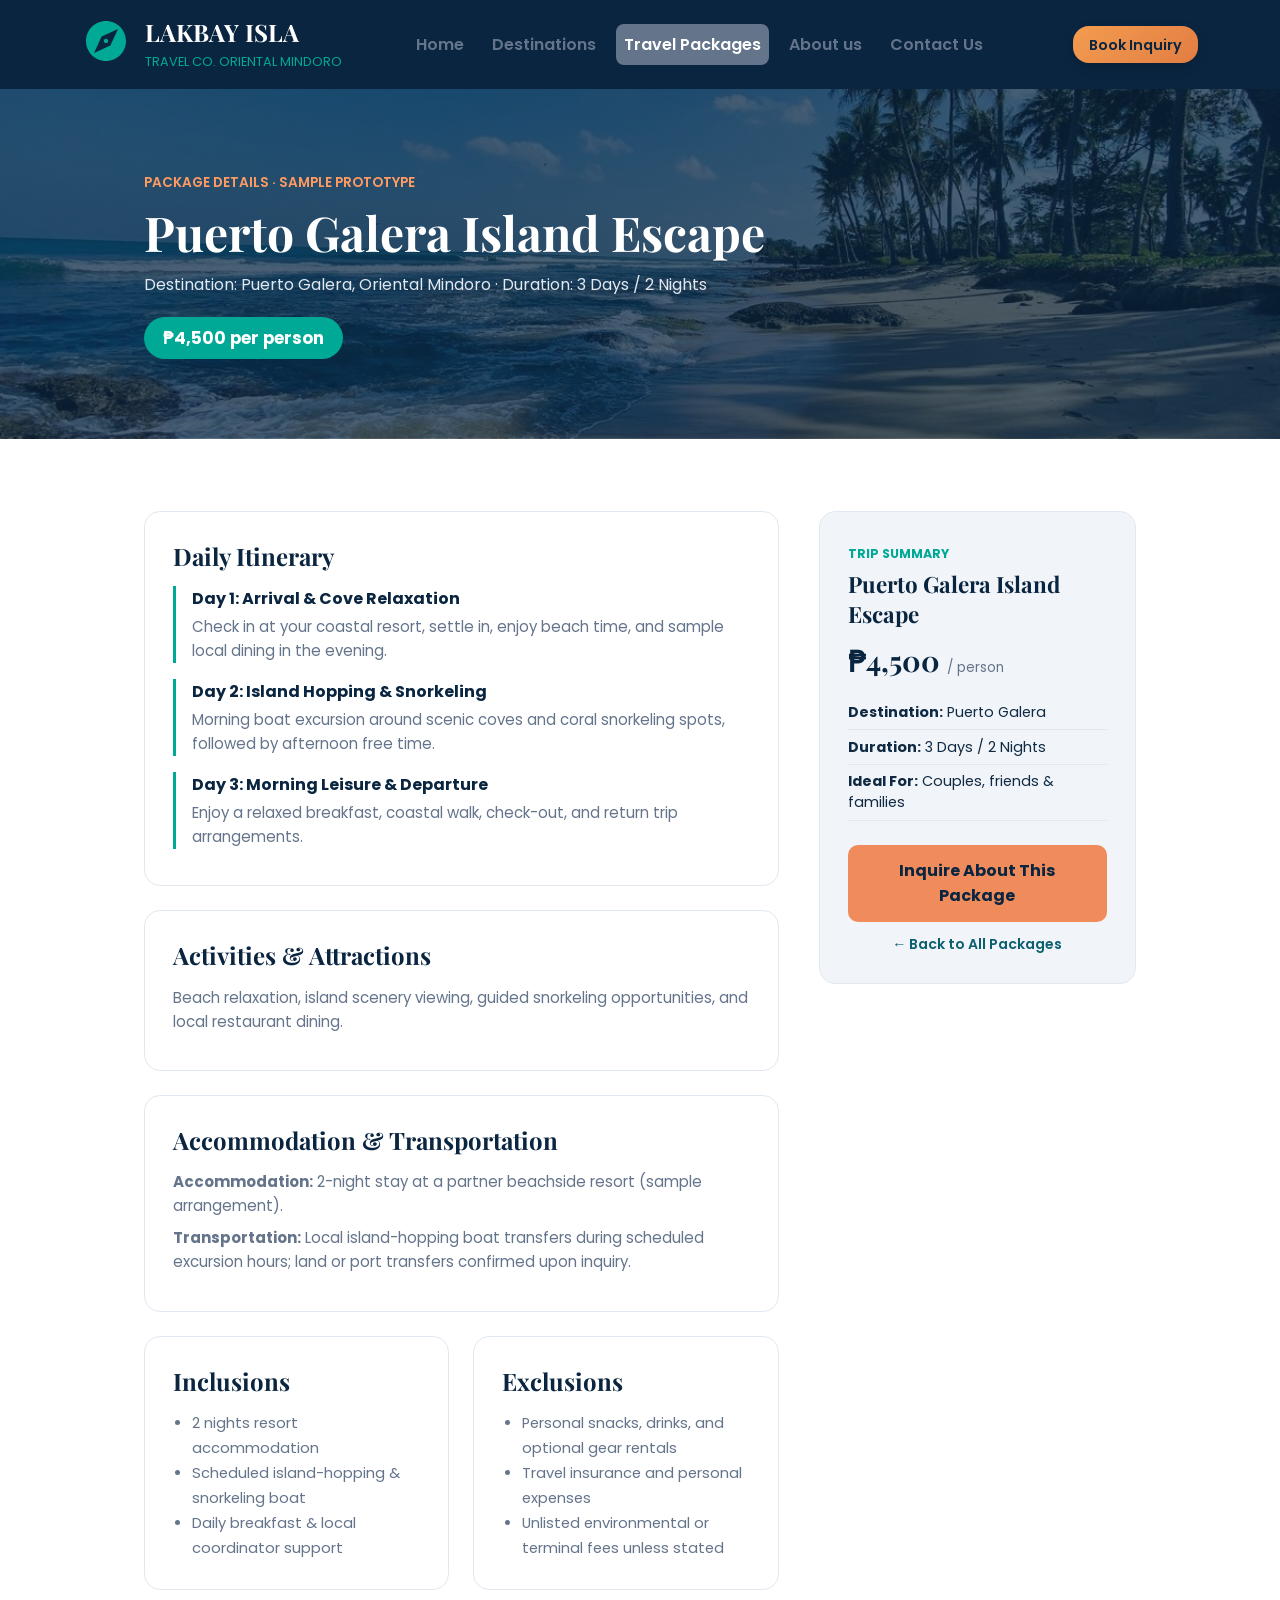
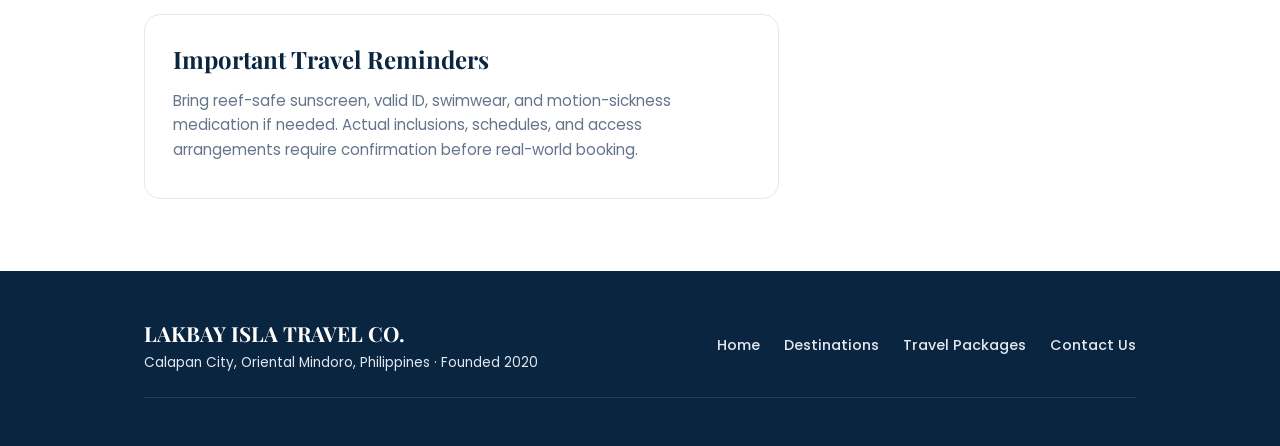
<file: package-details.html>
<!DOCTYPE html>
<html lang="en">
<head>
    <meta charset="UTF-8">
    <meta name="viewport" content="width=device-width, initial-scale=1.0">
    <link rel="stylesheet" href="styles/css/package-details.css">
    <link href="https://fonts.googleapis.com/css2?family=Playfair+Display:wght@600;700;800&display=swap" rel="stylesheet">
    <title>Package Details - Lakbay Isla Travel Co.</title>
</head>
<body>
    <header>
        <div class="navigation">
            <div class="nav-title">
                <a href="index.html">
                    <svg xmlns="http://www.w3.org/2000/svg" width="1em" height="1em" viewBox="0 0 24 24">
                        <path d="M0 0h24v24H0z" fill="none" />
                        <path fill="currentColor" d="M12 10.9c-.61 0-1.1.49-1.1 1.1s.49 1.1 1.1 1.1c.61 0 1.1-.49 1.1-1.1s-.49-1.1-1.1-1.1zM12 2C6.48 2 2 6.48 2 12s4.48 10 10 10s10-4.48 10-10S17.52 2 12 2zm2.19 12.19L6 18l3.81-8.19L18 6l-3.81 8.19z" />
                    </svg>
                </a>
                <div class="main-title">
                    <h1>LAKBAY ISLA</h1>
                    <span>TRAVEL CO. ORIENTAL MINDORO</span>
                </div>
            </div>

            <nav>
                <ul>
                    <li><a href="index.html">Home</a></li>
                    <li><a href="destinations.html">Destinations</a></li>
                    <li id="active"><a href="packages.html">Travel Packages</a></li>
                    <li><a href="about.html">About us</a></li>
                    <li><a href="contact.html">Contact Us</a></li>
                </ul>
            </nav>

            <div class="inquiry">
                <a href="contact.html">Book Inquiry</a>
            </div>
        </div>
    </header>

    <main>
        <section class="details-hero">
            <span>PACKAGE DETAILS &middot; SAMPLE PROTOTYPE</span>
            <h1>Puerto Galera Island Escape</h1>
            <p class="details-sub">Destination: Puerto Galera, Oriental Mindoro &middot; Duration: 3 Days / 2 Nights</p>
            <div class="price-badge">&#8369;4,500 per person</div>
        </section>

        <section class="details-layout">
            <div class="details-main">
                <div class="detail-block">
                    <h2>Daily Itinerary</h2>
                    <div class="day-item">
                        <h3>Day 1: Arrival &amp; Cove Relaxation</h3>
                        <p>Check in at your coastal resort, settle in, enjoy beach time, and sample local dining in the evening.</p>
                    </div>
                    <div class="day-item">
                        <h3>Day 2: Island Hopping &amp; Snorkeling</h3>
                        <p>Morning boat excursion around scenic coves and coral snorkeling spots, followed by afternoon free time.</p>
                    </div>
                    <div class="day-item">
                        <h3>Day 3: Morning Leisure &amp; Departure</h3>
                        <p>Enjoy a relaxed breakfast, coastal walk, check-out, and return trip arrangements.</p>
                    </div>
                </div>

                <div class="detail-block">
                    <h2>Activities &amp; Attractions</h2>
                    <p>Beach relaxation, island scenery viewing, guided snorkeling opportunities, and local restaurant dining.</p>
                </div>

                <div class="detail-block">
                    <h2>Accommodation &amp; Transportation</h2>
                    <p><strong>Accommodation:</strong> 2-night stay at a partner beachside resort (sample arrangement).</p>
                    <p><strong>Transportation:</strong> Local island-hopping boat transfers during scheduled excursion hours; land or port transfers confirmed upon inquiry.</p>
                </div>

                <div class="inc-exc-grid">
                    <div class="detail-block">
                        <h2>Inclusions</h2>
                        <ul>
                            <li>2 nights resort accommodation</li>
                            <li>Scheduled island-hopping &amp; snorkeling boat</li>
                            <li>Daily breakfast &amp; local coordinator support</li>
                        </ul>
                    </div>
                    <div class="detail-block">
                        <h2>Exclusions</h2>
                        <ul>
                            <li>Personal snacks, drinks, and optional gear rentals</li>
                            <li>Travel insurance and personal expenses</li>
                            <li>Unlisted environmental or terminal fees unless stated</li>
                        </ul>
                    </div>
                </div>

                <div class="detail-block">
                    <h2>Important Travel Reminders</h2>
                    <p>Bring reef-safe sunscreen, valid ID, swimwear, and motion-sickness medication if needed. Actual inclusions, schedules, and access arrangements require confirmation before real-world booking.</p>
                </div>
            </div>

            <aside class="details-sidebar">
                <div class="summary-card">
                    <span>TRIP SUMMARY</span>
                    <h3>Puerto Galera Island Escape</h3>
                    <p class="summary-price">&#8369;4,500 <span>/ person</span></p>
                    <ul>
                        <li><strong>Destination:</strong> Puerto Galera</li>
                        <li><strong>Duration:</strong> 3 Days / 2 Nights</li>
                        <li><strong>Ideal For:</strong> Couples, friends &amp; families</li>
                    </ul>
                    <a href="contact.html" class="reserve-cta">Inquire About This Package</a>
                    <a href="packages.html" class="back-link">&larr; Back to All Packages</a>
                </div>
            </aside>
        </section>
    </main>

    <footer>
        <div class="footer-content">
            <div class="footer-brand">
                <h3>LAKBAY ISLA TRAVEL CO.</h3>
                <p>Calapan City, Oriental Mindoro, Philippines &middot; Founded 2020</p>
            </div>
            <div class="footer-links">
                <a href="index.html">Home</a>
                <a href="destinations.html">Destinations</a>
                <a href="packages.html">Travel Packages</a>
                <a href="contact.html">Contact Us</a>
            </div>
        </div>
    </footer>
</body>
</html>
</file>
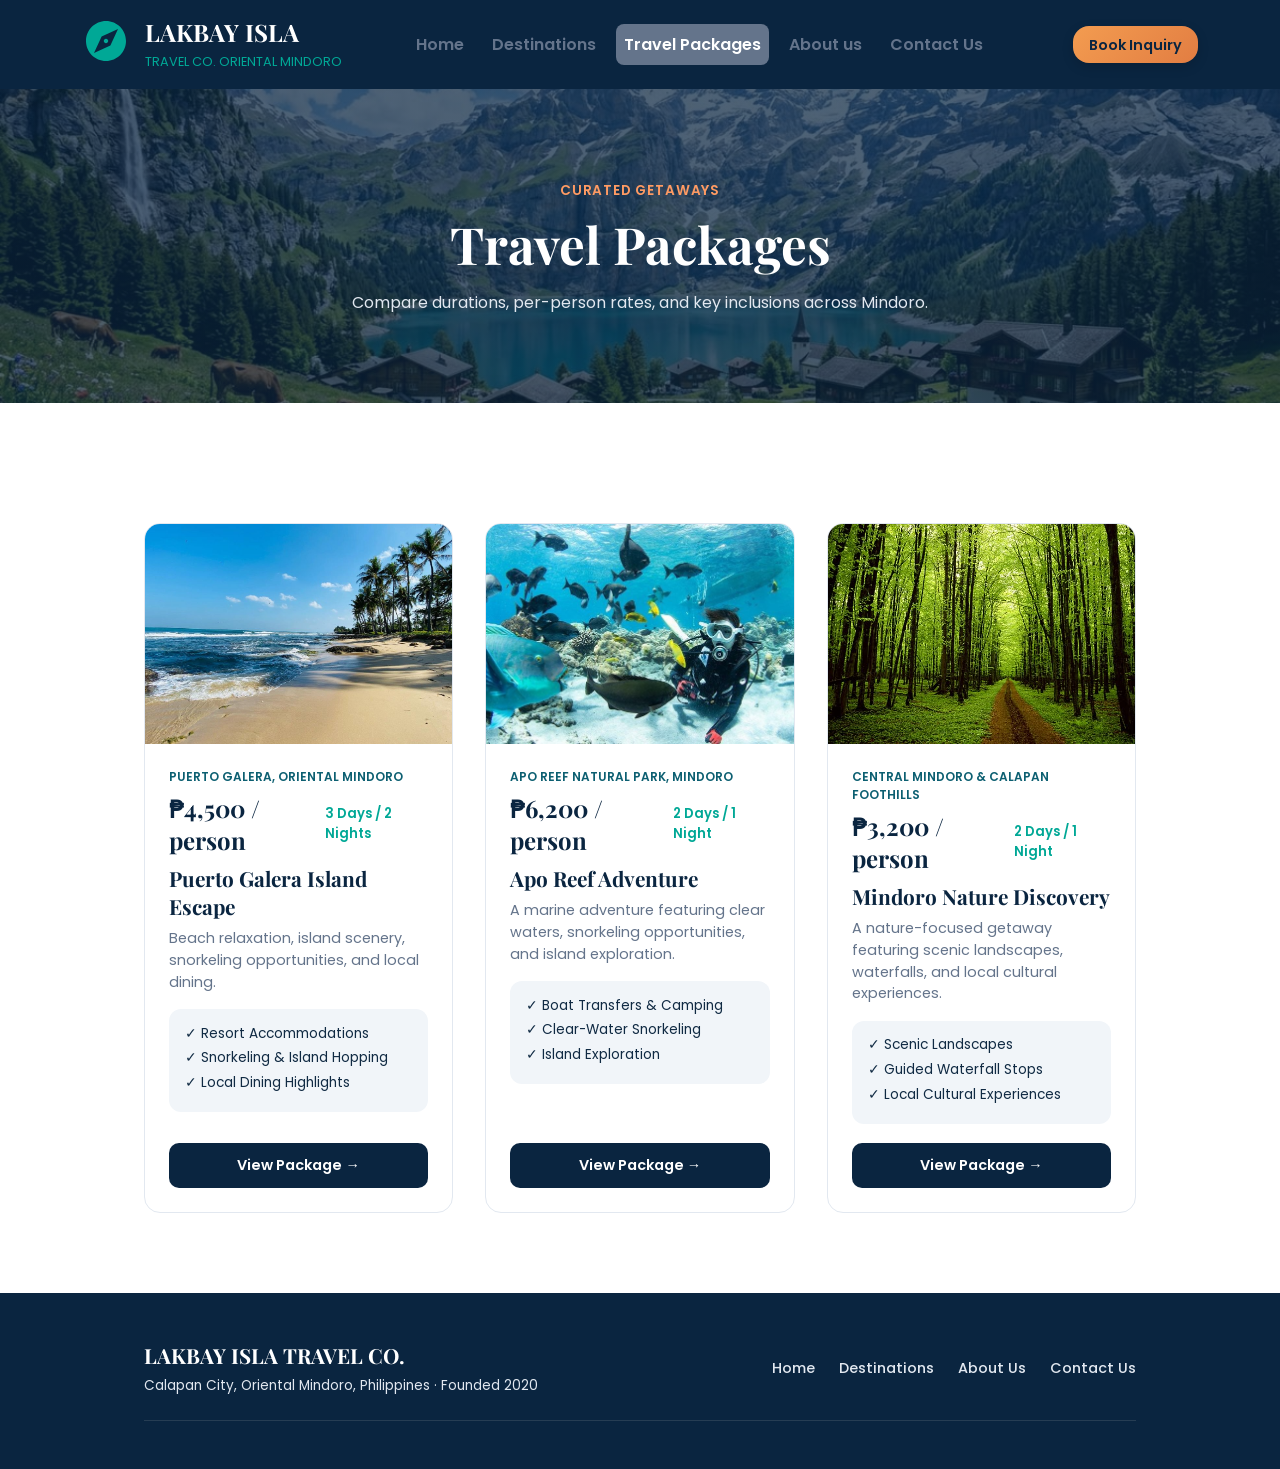
<file: packages.html>
<!DOCTYPE html>
<html lang="en">
<head>
    <meta charset="UTF-8">
    <meta name="viewport" content="width=device-width, initial-scale=1.0">
    <link rel="stylesheet" href="styles/css/packages.css">
    <link href="https://fonts.googleapis.com/css2?family=Playfair+Display:wght@600;700;800&display=swap" rel="stylesheet">
    <title>Travel Packages - Lakbay Isla Travel Co.</title>
</head>
<body>
    <header>
        <div class="navigation">
            <div class="nav-title">
                <a href="index.html">
                    <svg xmlns="http://www.w3.org/2000/svg" width="1em" height="1em" viewBox="0 0 24 24">
                        <path d="M0 0h24v24H0z" fill="none" />
                        <path fill="currentColor" d="M12 10.9c-.61 0-1.1.49-1.1 1.1s.49 1.1 1.1 1.1c.61 0 1.1-.49 1.1-1.1s-.49-1.1-1.1-1.1zM12 2C6.48 2 2 6.48 2 12s4.48 10 10 10s10-4.48 10-10S17.52 2 12 2zm2.19 12.19L6 18l3.81-8.19L18 6l-3.81 8.19z" />
                    </svg>
                </a>
                <div class="main-title">
                    <h1>LAKBAY ISLA</h1>
                    <span>TRAVEL CO. ORIENTAL MINDORO</span>
                </div>
            </div>

            <nav>
                <ul>
                    <li><a href="index.html">Home</a></li>
                    <li><a href="destinations.html">Destinations</a></li>
                    <li id="active"><a href="packages.html">Travel Packages</a></li>
                    <li><a href="about.html">About us</a></li>
                    <li><a href="contact.html">Contact Us</a></li>
                </ul>
            </nav>

            <div class="inquiry">
                <a href="contact.html">Book Inquiry</a>
            </div>
        </div>
    </header>

    <main>
        <section class="page-banner">
            <span>CURATED GETAWAYS</span>
            <h1>Travel Packages</h1>
            <p>Compare durations, per-person rates, and key inclusions across Mindoro.</p>
        </section>

        <section class="packages-section">
            <div class="popular-travels">
                <!-- 1. Puerto Galera Island Escape -->
                <div class="popular-card">
                    <div class="card-img">
                        <img src="assets/images/lakbay-isla-img/Puerto Galera Island Escape.jpg" alt="Puerto Galera Island Escape">
                    </div>
                    <div class="card-details">
                        <span>PUERTO GALERA, ORIENTAL MINDORO</span>
                        <div class="card-meta-row">
                            <strong>&#8369;4,500 / person</strong>
                            <span>3 Days / 2 Nights</span>
                        </div>
                        <h3>Puerto Galera Island Escape</h3>
                        <p>Beach relaxation, island scenery, snorkeling opportunities, and local dining.</p>
                        <div class="card-info">
                            <p>&check; Resort Accommodations</p>
                            <p>&check; Snorkeling &amp; Island Hopping</p>
                            <p>&check; Local Dining Highlights</p>
                        </div>
                        <div class="card-btn">
                            <a href="package-details.html">View Package &rarr;</a>
                        </div>
                    </div>
                </div>

                <!-- 2. Apo Reef Adventure -->
                <div class="popular-card">
                    <div class="card-img">
                        <img src="assets/images/lakbay-isla-img/Apo Reef Adventure.jpg" alt="Apo Reef Adventure">
                    </div>
                    <div class="card-details">
                        <span>APO REEF NATURAL PARK, MINDORO</span>
                        <div class="card-meta-row">
                            <strong>&#8369;6,200 / person</strong>
                            <span>2 Days / 1 Night</span>
                        </div>
                        <h3>Apo Reef Adventure</h3>
                        <p>A marine adventure featuring clear waters, snorkeling opportunities, and island exploration.</p>
                        <div class="card-info">
                            <p>&check; Boat Transfers &amp; Camping</p>
                            <p>&check; Clear-Water Snorkeling</p>
                            <p>&check; Island Exploration</p>
                        </div>
                        <div class="card-btn">
                            <a href="package-details.html">View Package &rarr;</a>
                        </div>
                    </div>
                </div>

                <!-- 3. Mindoro Nature Discovery -->
                <div class="popular-card">
                    <div class="card-img">
                        <img src="assets/images/lakbay-isla-img/Mindoro Nature Discovery.jpg" alt="Mindoro Nature Discovery">
                    </div>
                    <div class="card-details">
                        <span>CENTRAL MINDORO &amp; CALAPAN FOOTHILLS</span>
                        <div class="card-meta-row">
                            <strong>&#8369;3,200 / person</strong>
                            <span>2 Days / 1 Night</span>
                        </div>
                        <h3>Mindoro Nature Discovery</h3>
                        <p>A nature-focused getaway featuring scenic landscapes, waterfalls, and local cultural experiences.</p>
                        <div class="card-info">
                            <p>&check; Scenic Landscapes</p>
                            <p>&check; Guided Waterfall Stops</p>
                            <p>&check; Local Cultural Experiences</p>
                        </div>
                        <div class="card-btn">
                            <a href="package-details.html">View Package &rarr;</a>
                        </div>
                    </div>
                </div>
            </div>
        </section>
    </main>

    <footer>
        <div class="footer-content">
            <div class="footer-brand">
                <h3>LAKBAY ISLA TRAVEL CO.</h3>
                <p>Calapan City, Oriental Mindoro, Philippines &middot; Founded 2020</p>
            </div>
            <div class="footer-links">
                <a href="index.html">Home</a>
                <a href="destinations.html">Destinations</a>
                <a href="about.html">About Us</a>
                <a href="contact.html">Contact Us</a>
            </div>
        </div>
    </footer>
</body>
</html>
</file>
<file: styles/css/destinations.css>
@import url('index.css');

.page-banner {
    background: linear-gradient(var(--color-overlay), var(--color-overlay)),
        url("/assets/images/lakbay-isla-img/Lakbay\ Isla\ Background.jpg");
    background-size: cover;
    background-position: center;
    color: var(--color-text-light);
    text-align: center;
    padding: 5.5rem 2rem;
}

.page-banner span {
    color: var(--color-accent-light);
    font-size: 0.85rem;
    font-weight: 600;
    letter-spacing: 0.06em;
}

.page-banner h1 {
    font-family: var(--font-heading);
    font-size: 3.2rem;
    margin-top: 0.5rem;
    margin-bottom: 0.75rem;
}

.page-banner p {
    color: var(--color-border);
    max-width: 640px;
    margin: 0 auto;
    font-size: 1rem;
}

.destinations-catalog {
    padding: 5rem 9rem;
    background: var(--color-bg-soft);
}

.dest-grid {
    display: flex;
    gap: 2rem;
    margin-top: 2.5rem;
}

.dest-card {
    flex: 1;
    background: var(--color-bg);
    border: 1px solid var(--color-border);
    border-radius: 16px;
    overflow: hidden;
    display: flex;
    flex-direction: column;
    transition: transform 0.3s ease, box-shadow 0.3s ease;
}

.dest-card:hover {
    transform: translateY(-6px);
    box-shadow: 0 12px 24px rgba(10, 37, 64, 0.12);
}

.dest-card img {
    width: 100%;
    height: 230px;
    object-fit: cover;
}

.dest-body {
    padding: 1.5rem;
    display: flex;
    flex-direction: column;
    flex: 1;
}

.dest-tag {
    display: inline-block;
    width: fit-content;
    background: var(--color-navy-dark);
    color: var(--color-text-light);
    font-size: 0.75rem;
    font-weight: 600;
    padding: 0.25rem 0.85rem;
    border-radius: 999px;
    margin-bottom: 0.75rem;
}

.dest-body h3 {
    font-family: var(--font-heading);
    color: var(--color-navy-dark);
    font-size: 1.4rem;
    margin-bottom: 0.6rem;
}

.dest-body > p {
    color: var(--color-text-muted);
    font-size: 0.92rem;
    line-height: 1.55;
    margin-bottom: 1rem;
}

.dest-meta {
    background: var(--color-bg-soft);
    border-radius: 12px;
    padding: 0.9rem 1rem;
    margin-bottom: 1.3rem;
}

.dest-meta p {
    font-size: 0.85rem;
    color: var(--color-text);
    margin-bottom: 0.35rem;
}

.dest-btn {
    margin-top: auto;
    display: inline-block;
    text-align: center;
    text-decoration: none;
    background: var(--color-primary);
    color: var(--color-text-light);
    padding: 0.75rem 1rem;
    border-radius: 10px;
    font-weight: 600;
    font-size: 0.9rem;
    transition: background 0.25s ease;
}

.dest-btn:hover {
    background: var(--color-primary-dark);
}

@media (max-width: 1024px) {
    .destinations-catalog {
        padding: 3rem 2rem;
    }

    .dest-grid {
        flex-direction: column;
    }
}
</file>
<file: styles/css/about.css>
@import url('index.css');

.page-banner {
    background: linear-gradient(var(--color-overlay), var(--color-overlay)),
        url("/assets/images/lakbay-isla-img/Lakbay\ Isla\ Background.jpg");
    background-size: cover;
    background-position: center;
    color: var(--color-text-light);
    text-align: center;
    padding: 5.5rem 2rem;
}

.page-banner span {
    color: var(--color-accent-light);
    font-size: 0.85rem;
    font-weight: 600;
}

.page-banner h1 {
    font-family: var(--font-heading);
    font-size: 3.2rem;
    margin-top: 0.4rem;
    margin-bottom: 0.6rem;
}

.page-banner p {
    color: var(--color-border);
}

.story-section {
    padding: 4.5rem 9rem 2rem 9rem;
}

.story-card {
    background: var(--color-bg-soft);
    border: 1px solid var(--color-border);
    border-radius: 20px;
    padding: 2.5rem;
}

.story-card span {
    color: var(--color-primary);
    font-size: 0.82rem;
    font-weight: 700;
}

.story-card h2 {
    font-family: var(--font-heading);
    color: var(--color-navy-dark);
    font-size: 2.2rem;
    margin-top: 0.4rem;
    margin-bottom: 1rem;
}

.story-card p {
    color: var(--color-text-muted);
    line-height: 1.7;
    margin-bottom: 0.9rem;
}

.values-section,
.team-section {
    padding: 3.5rem 9rem;
}

.values-grid,
.team-grid {
    display: flex;
    gap: 2rem;
    margin-top: 2rem;
}

.value-box,
.team-card {
    flex: 1;
    background: var(--color-bg);
    border: 1px solid var(--color-border);
    border-radius: 16px;
    padding: 1.75rem;
}

.value-box h3,
.team-card h3 {
    font-family: var(--font-heading);
    color: var(--color-navy-dark);
    font-size: 1.25rem;
    margin-bottom: 0.4rem;
}

.team-card span {
    display: inline-block;
    color: var(--color-primary);
    font-size: 0.82rem;
    font-weight: 600;
    margin-bottom: 0.6rem;
}

.value-box p,
.team-card p {
    color: var(--color-text-muted);
    font-size: 0.92rem;
    line-height: 1.6;
}

@media (max-width: 1024px) {
    .story-section,
    .values-section,
    .team-section {
        padding: 2.5rem 2rem;
    }

    .values-grid,
    .team-grid {
        flex-direction: column;
    }
}
</file>
<file: styles/css/contact.css>
@import url('index.css');

.page-banner {
    background: linear-gradient(var(--color-overlay), var(--color-overlay)),
        url("/assets/images/lakbay-isla-img/Lakbay\ Isla\ Background.jpg");
    background-size: cover;
    background-position: center;
    color: var(--color-text-light);
    text-align: center;
    padding: 5.5rem 2rem;
}

.page-banner span {
    color: var(--color-accent-light);
    font-size: 0.85rem;
    font-weight: 600;
}

.page-banner h1 {
    font-family: var(--font-heading);
    font-size: 3.2rem;
    margin-top: 0.4rem;
    margin-bottom: 0.6rem;
}

.page-banner p {
    color: var(--color-border);
}

.contact-layout {
    display: flex;
    gap: 2.5rem;
    padding: 4.5rem 9rem;
    align-items: flex-start;
    background: var(--color-bg-soft);
}

.contact-info-card {
    flex: 1;
    background: var(--color-navy-dark);
    color: var(--color-text-light);
    border-radius: 20px;
    padding: 2.25rem;
}

.contact-info-card span {
    color: var(--color-accent-light);
    font-size: 0.8rem;
    font-weight: 600;
}

.contact-info-card h2 {
    font-family: var(--font-heading);
    font-size: 2rem;
    margin-top: 0.4rem;
    margin-bottom: 1.2rem;
}

.contact-info-card p {
    color: var(--color-border);
    font-size: 0.94rem;
    margin-bottom: 0.8rem;
}

.contact-note {
    margin-top: 1.2rem;
    font-size: 0.82rem;
    color: var(--color-text-muted);
}

/* Override the hero form rule from index.css for the contact page form */
main .inquiry-form {
    flex: 1.5;
    width: 100%;
    margin: 0;
    padding: 2.25rem;
    background: var(--color-bg);
    border: 1px solid var(--color-border);
    border-radius: 20px;
    display: flex;
    flex-direction: column;
    align-items: stretch;
    gap: 1.1rem;
}

.inquiry-form h2 {
    font-family: var(--font-heading);
    color: var(--color-navy-dark);
    font-size: 1.75rem;
}

.field-group {
    display: flex;
    flex-direction: column;
    gap: 0.4rem;
}

.field-group label {
    font-size: 0.78rem;
    font-weight: 600;
    color: var(--color-text-muted);
}

.field-group input,
.field-group select,
.field-group textarea {
    width: 100%;
    padding: 0.7rem 0.9rem;
    border: 1px solid var(--color-border);
    border-radius: 10px;
    font-family: var(--font-body);
    font-size: 0.92rem;
    color: var(--color-text);
    background: var(--color-bg);
}

main .inquiry-form .submit-inquiry-btn {
    margin-top: 0.5rem;
    width: 100%;
    padding: 0.85rem 1.2rem;
    border-radius: 10px;
    background: var(--color-primary);
    color: var(--color-text-light);
    font-size: 0.95rem;
    font-weight: 600;
    cursor: pointer;
}

main .inquiry-form .submit-inquiry-btn:hover {
    background: var(--color-primary-dark);
}

@media (max-width: 1024px) {
    .contact-layout {
        padding: 3rem 2rem;
        flex-direction: column;
    }
}
</file>
<file: styles/css/package-details.css>
@import url('index.css');

.details-hero {
    background: linear-gradient(var(--color-overlay), var(--color-overlay)),
        url("/assets/images/lakbay-isla-img/Puerto\ Galera\ Island\ Escape.jpg");
    background-size: cover;
    background-position: center;
    color: var(--color-text-light);
    padding: 5rem 9rem;
}

.details-hero span {
    color: var(--color-accent-light);
    font-size: 0.85rem;
    font-weight: 600;
}

.details-hero h1 {
    font-family: var(--font-heading);
    font-size: 3rem;
    margin-top: 0.4rem;
    margin-bottom: 0.5rem;
}

.details-sub {
    color: var(--color-border);
    margin-bottom: 1.2rem;
}

.price-badge {
    display: inline-block;
    background: var(--color-primary);
    color: var(--color-text-light);
    padding: 0.5rem 1.2rem;
    border-radius: 999px;
    font-weight: 700;
    font-size: 1.05rem;
}

.details-layout {
    display: flex;
    gap: 2.5rem;
    padding: 4.5rem 9rem;
    align-items: flex-start;
}

.details-main {
    flex: 2;
    display: flex;
    flex-direction: column;
    gap: 1.5rem;
}

.detail-block {
    background: var(--color-bg);
    border: 1px solid var(--color-border);
    border-radius: 16px;
    padding: 1.75rem;
}

.detail-block h2 {
    font-family: var(--font-heading);
    color: var(--color-navy-dark);
    font-size: 1.5rem;
    margin-bottom: 0.9rem;
}

.detail-block p {
    color: var(--color-text-muted);
    font-size: 0.94rem;
    line-height: 1.6;
    margin-bottom: 0.5rem;
}

.day-item {
    border-left: 3px solid var(--color-primary);
    padding-left: 1rem;
    margin-bottom: 1rem;
}

.day-item:last-child {
    margin-bottom: 0;
}

.day-item h3 {
    font-size: 1rem;
    color: var(--color-navy-dark);
    margin-bottom: 0.25rem;
}

.inc-exc-grid {
    display: flex;
    gap: 1.5rem;
}

.inc-exc-grid .detail-block {
    flex: 1;
}

.detail-block ul {
    padding-left: 1.2rem;
    color: var(--color-text-muted);
    font-size: 0.92rem;
    line-height: 1.7;
}

.details-sidebar {
    flex: 1;
    position: sticky;
    top: 6.5rem;
}

.summary-card {
    background: var(--color-bg-soft);
    border: 1px solid var(--color-border);
    border-radius: 16px;
    padding: 1.75rem;
}

.summary-card span {
    color: var(--color-primary);
    font-size: 0.78rem;
    font-weight: 700;
}

.summary-card h3 {
    font-family: var(--font-heading);
    color: var(--color-navy-dark);
    font-size: 1.4rem;
    margin-top: 0.3rem;
}

.summary-price {
    font-family: var(--font-heading);
    font-size: 1.8rem;
    font-weight: 700;
    color: var(--color-navy-dark);
    margin: 0.75rem 0 1rem 0;
}

.summary-price span {
    font-family: var(--font-body);
    font-size: 0.85rem;
    color: var(--color-text-muted);
    font-weight: 400;
}

.summary-card ul {
    list-style: none;
    margin-bottom: 1.5rem;
}

.summary-card ul li {
    font-size: 0.9rem;
    color: var(--color-text);
    padding-block: 0.4rem;
    border-bottom: 1px solid var(--color-border);
}

.reserve-cta {
    display: block;
    text-align: center;
    background: var(--color-accent);
    color: var(--color-navy-dark);
    text-decoration: none;
    padding: 0.85rem 1rem;
    border-radius: 10px;
    font-weight: 700;
    margin-bottom: 0.75rem;
}

.back-link {
    display: block;
    text-align: center;
    color: var(--color-primary-dark);
    text-decoration: none;
    font-size: 0.88rem;
    font-weight: 600;
}

@media (max-width: 1024px) {
    .details-hero,
    .details-layout {
        padding: 3rem 2rem;
    }

    .details-layout,
    .inc-exc-grid {
        flex-direction: column;
    }

    .details-sidebar {
        position: static;
        width: 100%;
    }
}
</file>
<file: styles/css/packages.css>
@import url('index.css');

.page-banner {
    background: linear-gradient(var(--color-overlay), var(--color-overlay)),
        url("/assets/images/lakbay-isla-img/Lakbay\ Isla\ Background.jpg");
    background-size: cover;
    background-position: center;
    color: var(--color-text-light);
    text-align: center;
    padding: 5.5rem 2rem;
}

.page-banner span {
    color: var(--color-accent-light);
    font-size: 0.85rem;
    font-weight: 600;
    letter-spacing: 0.06em;
}

.page-banner h1 {
    font-family: var(--font-heading);
    font-size: 3.2rem;
    margin-top: 0.5rem;
    margin-bottom: 0.75rem;
}

.page-banner p {
    color: var(--color-border);
    max-width: 640px;
    margin: 0 auto;
}

.packages-section {
    padding: 5rem 9rem;
}

.card-meta-row {
    display: flex;
    justify-content: space-between;
    align-items: baseline;
    margin-bottom: 0.5rem;
}

.card-meta-row strong {
    font-family: var(--font-heading);
    font-size: 1.5rem;
    color: var(--color-navy-dark);
}

.card-meta-row span {
    font-size: 0.82rem;
    color: var(--color-primary);
    font-weight: 600;
}

.sample-note {
    margin-top: 2.5rem;
    text-align: center;
    font-size: 0.85rem;
    color: var(--color-text-muted);
}

@media (max-width: 1024px) {
    .packages-section {
        padding: 3rem 2rem;
    }
}
</file>
